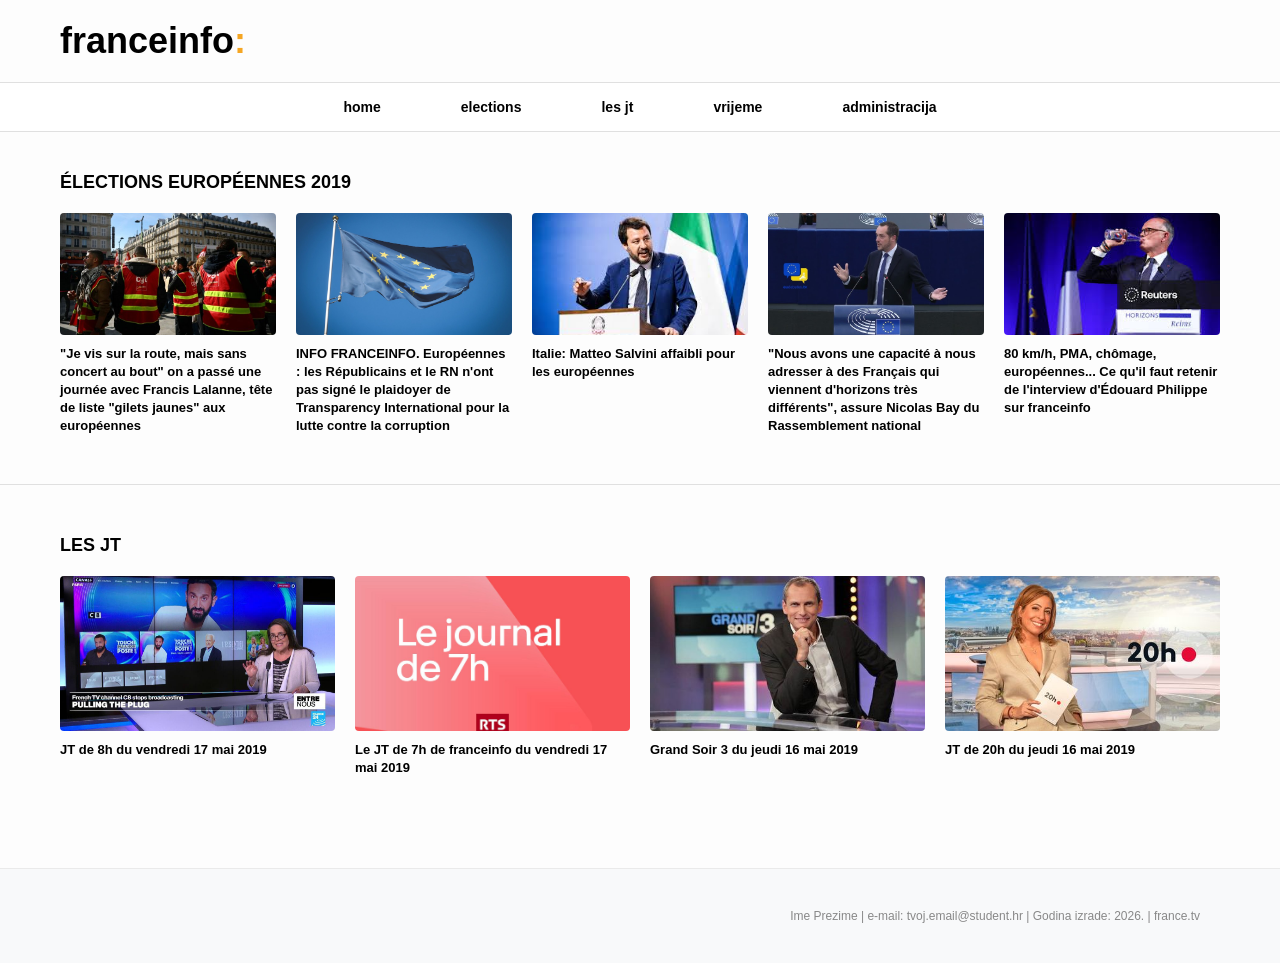
<file: index.html>
<!DOCTYPE html>
<html lang="hr">
<head>
    <meta charset="UTF-8">
    <meta name="viewport" content="width=device-width, initial-scale=1.0">
    <title>FranceInfo</title>
    <link rel="stylesheet" href="style.css">
</head>
<body>
<header>
    <div class="logo">
        franceinfo<span>:</span>
    </div>
</header>
<nav>
    <ul>
        <li><a href="index.html">home</a></li>
        <li><a href="elections.html">elections</a></li>
        <li><a href="lesjt.html">les jt</a></li>
        <li><a href="vrijeme.php">vrijeme</a></li>
        <li><a href="unos.html">administracija</a></li>
    </ul>
</nav>
<main>
    <section class="kategorija" id="elections">
        <h1>ÉLECTIONS EUROPÉENNES 2019</h1>
        <div class="vijesti">
            <article class="kartica">
                <a href="clanci/clanak1.html">
                    <img src="foto/fotoclanak1.jpg" alt="">
                    "Je vis sur la route, mais sans concert au bout" on a passé une journée avec Francis Lalanne, tête de liste "gilets jaunes" aux européennes
                </a>
            </article>
            <article class="kartica">
                <a href="clanci/clanak2.html">
                    <img src="foto/fotoclanak2.jpg" alt="">
                    INFO FRANCEINFO. Européennes : les Républicains et le RN n'ont pas signé le plaidoyer de Transparency International pour la lutte contre la corruption
                </a>
            </article>
            <article class="kartica">
                <a href="clanci/clanak3.html">
                    <img src="foto/fotoclanak3.jpg" alt="">
                    Italie: Matteo Salvini affaibli pour les européennes
                </a>
            </article>
            <article class="kartica">
                <a href="clanci/clanak4.html">
                    <img src="foto/fotoclanak4.jpg" alt="">
                    "Nous avons une capacité à nous adresser à des Français qui viennent d'horizons très différents", assure Nicolas Bay du Rassemblement national
                </a>
            </article>
            <article class="kartica">
                <a href="clanci/clanak5.html">
                    <img src="foto/fotoclanak5.jpg" alt="">
                    80 km/h, PMA, chômage, européennes... Ce qu'il faut retenir de l'interview d'Édouard Philippe sur franceinfo
                </a>
            </article>
        </div>
    </section>
    <section class="kategorija" id="les-jt">
        <h1>LES JT</h1>
        <div class="vijesti">
            <article class="kartica">
                <a href="clanci/clanak6.html">
                    <img src="foto/fotoclanak6.jpg" alt="">
                    JT de 8h du vendredi 17 mai 2019
                </a>
            </article>
            <article class="kartica">
                <a href="clanci/clanak7.html">
                    <img src="foto/fotoclanak7.jpg" alt="">
                    Le JT de 7h de franceinfo du vendredi 17 mai 2019
                </a>
            </article>
            <article class="kartica">
                <a href="clanci/clanak8.html">
                    <img src="foto/fotoclanak8.jpg" alt="">
                    Grand Soir 3 du jeudi 16 mai 2019
                </a>
            </article>
            <article class="kartica">
                <a href="clanci/clanak9.html">
                    <img src="foto/fotoclanak9.jpg" alt="">
                    JT de 20h du jeudi 16 mai 2019
                </a>
            </article>
        </div>
    </section>
</main>
<footer>
    <p>
        Ime Prezime | e-mail: tvoj.email@student.hr | Godina izrade: 2026. | france.tv
    </p>
</footer>
</body>
</html>
</file>
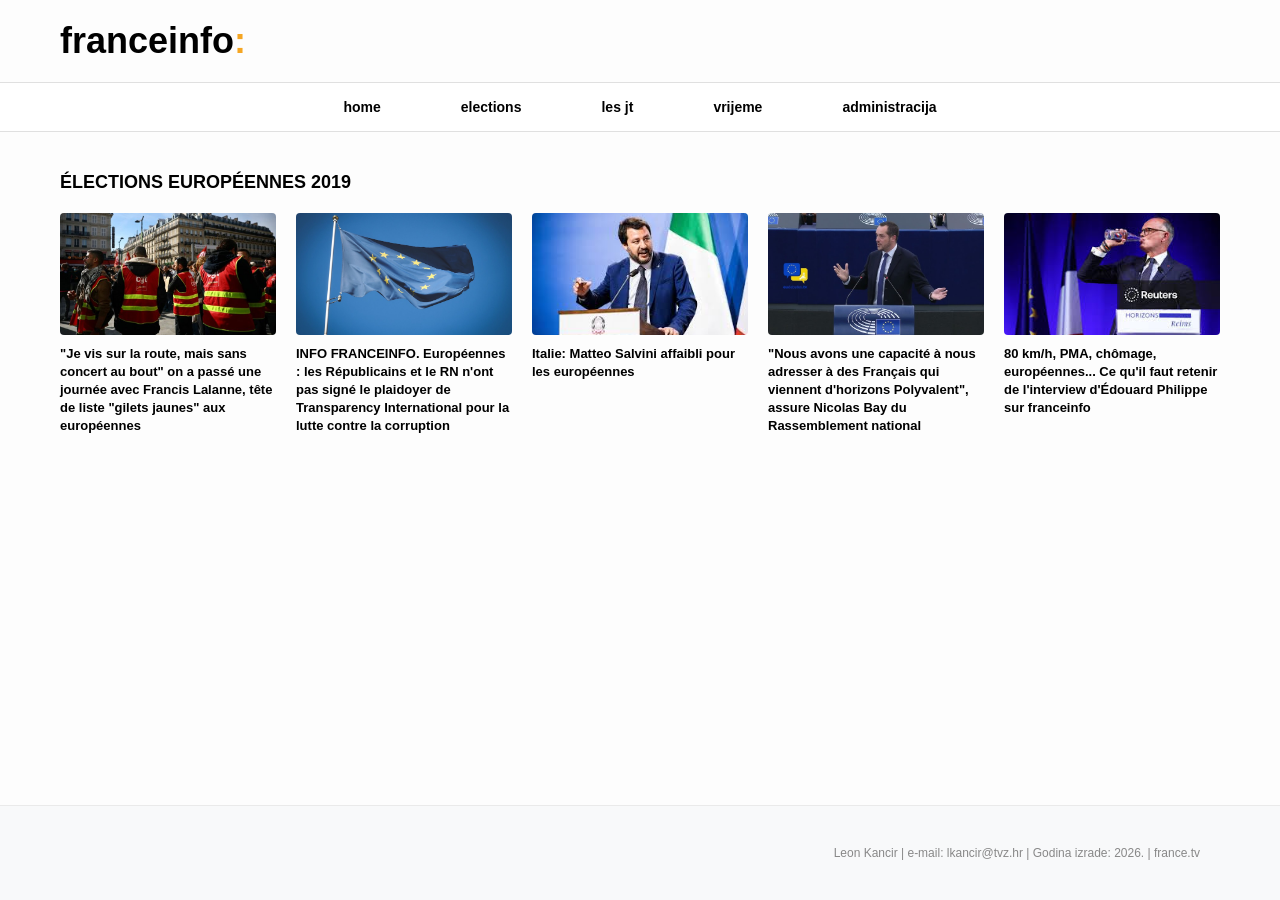
<file: elections.html>
<!DOCTYPE html>
<html lang="hr">
<head>
    <meta charset="UTF-8">
    <meta name="viewport" content="width=device-width, initial-scale=1.0">
    <title>FranceInfo - Elections</title>
    <link rel="stylesheet" href="style.css">
</head>
<body>
<header>
    <div class="logo">
        franceinfo<span>:</span>
    </div>
</header>
<nav>
    <ul>
        <li><a href="index.html">home</a></li>
        <li><a href="elections.html">elections</a></li>
        <li><a href="lesjt.html">les jt</a></li>
        <li><a href="vrijeme.php">vrijeme</a></li>
        <li><a href="unos.html">administracija</a></li>
    </ul>
</nav>
<main>
    <section class="kategorija" id="elections">
        <h1>ÉLECTIONS EUROPÉENNES 2019</h1>
        <div class="vijesti">
            <article class="kartica">
                <a href="clanci/clanak1.html">
                    <img src="foto/fotoclanak1.jpg" alt="">
                    "Je vis sur la route, mais sans concert au bout" on a passé une journée avec Francis Lalanne, tête de liste "gilets jaunes" aux européennes
                </a>
            </article>
            <article class="kartica">
                <a href="clanci/clanak2.html">
                    <img src="foto/fotoclanak2.jpg" alt="">
                    INFO FRANCEINFO. Européennes : les Républicains et le RN n'ont pas signé le plaidoyer de Transparency International pour la lutte contre la corruption
                </a>
            </article>
            <article class="kartica">
                <a href="clanci/clanak3.html">
                    <img src="foto/fotoclanak3.jpg" alt="">
                    Italie: Matteo Salvini affaibli pour les européennes
                </a>
            </article>
            <article class="kartica">
                <a href="clanci/clanak4.html">
                    <img src="foto/fotoclanak4.jpg" alt="">
                    "Nous avons une capacité à nous adresser à des Français qui viennent d'horizons Polyvalent", assure Nicolas Bay du Rassemblement national
                </a>
            </article>
            <article class="kartica">
                <a href="clanci/clanak5.html">
                    <img src="foto/fotoclanak5.jpg" alt="">
                    80 km/h, PMA, chômage, européennes... Ce qu'il faut retenir de l'interview d'Édouard Philippe sur franceinfo
                </a>
            </article>
        </div>
    </section>
</main>
<footer>
    <p>
        Leon Kancir | e-mail: lkancir@tvz.hr | Godina izrade: 2026. | france.tv
    </p>
</footer>
</body>
</html>
</file>
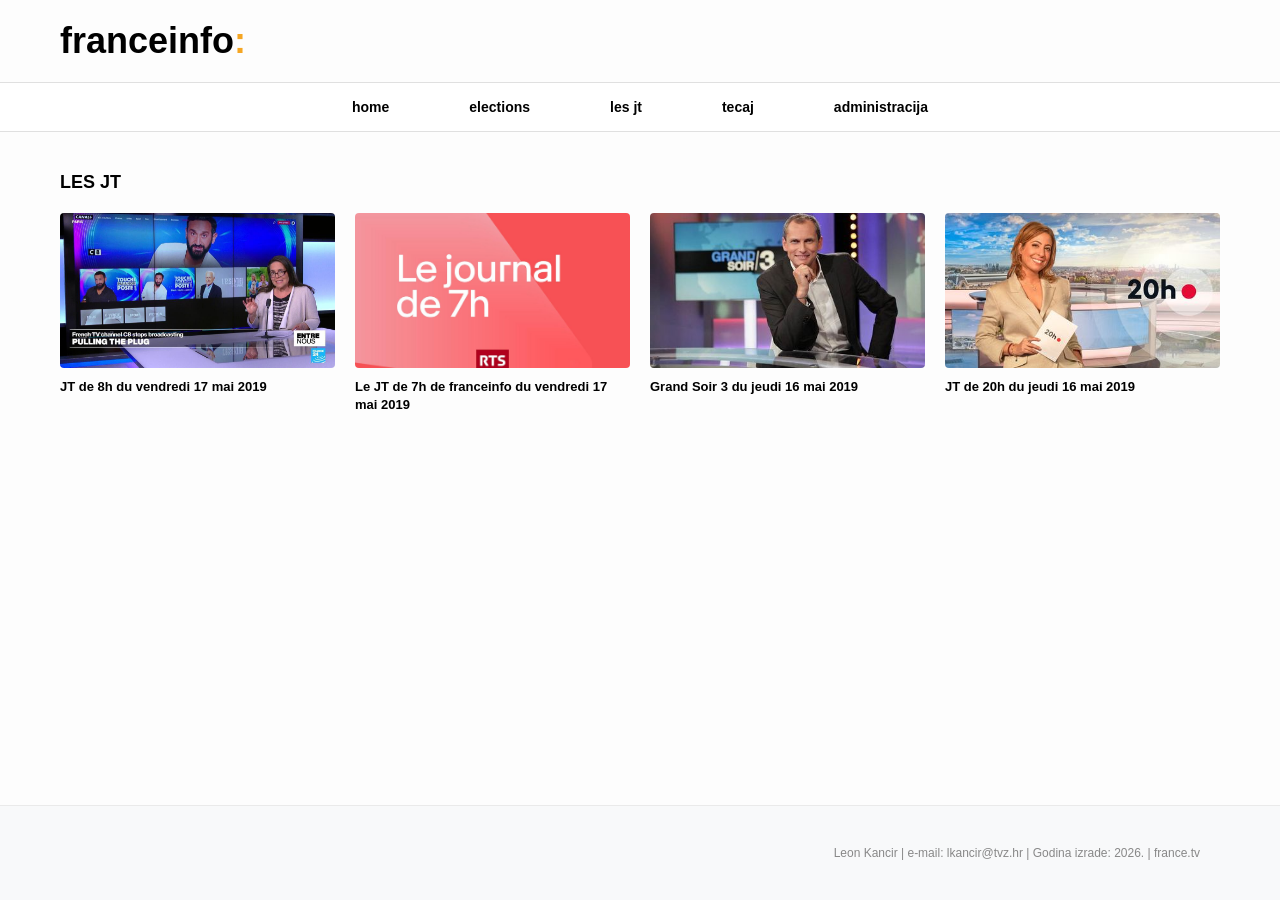
<file: lesjt.html>
<!DOCTYPE html>
<html lang="hr">
<head>
    <meta charset="UTF-8">
    <meta name="viewport" content="width=device-width, initial-scale=1.0">
    <title>FranceInfo - Les JT</title>
    <link rel="stylesheet" href="style.css">
</head>
<body>
<header>
    <div class="logo">
        franceinfo<span>:</span>
    </div>
</header>
<nav>
    <ul>
        <li><a href="index.html">home</a></li>
        <li><a href="elections.html">elections</a></li>
        <li><a href="lesjt.html">les jt</a></li>
        <li><a href="tecaj.php">tecaj</a></li>
        <li><a href="unos.php">administracija</a></li>
    </ul>
</nav>
<main>
    <section class="kategorija" id="les-jt">
        <h1>LES JT</h1>
        <div class="vijesti">
            <article class="kartica">
                <a href="clanci/clanak6.html">
                    <img src="foto/fotoclanak6.jpg" alt="">
                    JT de 8h du vendredi 17 mai 2019
                </a>
            </article>
            <article class="kartica">
                <a href="clanci/clanak7.html">
                    <img src="foto/fotoclanak7.jpg" alt="">
                    Le JT de 7h de franceinfo du vendredi 17 mai 2019
                </a>
            </article>
            <article class="kartica">
                <a href="clanci/clanak8.html">
                    <img src="foto/fotoclanak8.jpg" alt="">
                    Grand Soir 3 du jeudi 16 mai 2019
                </a>
            </article>
            <article class="kartica">
                <a href="clanci/clanak9.html">
                    <img src="foto/fotoclanak9.jpg" alt="">
                    JT de 20h du jeudi 16 mai 2019
                </a>
            </article>
        </div>
    </section>
</main>
<footer>
    <p>
        Leon Kancir | e-mail: lkancir@tvz.hr | Godina izrade: 2026. | france.tv
    </p>
</footer>
</body>
</html>
</file>
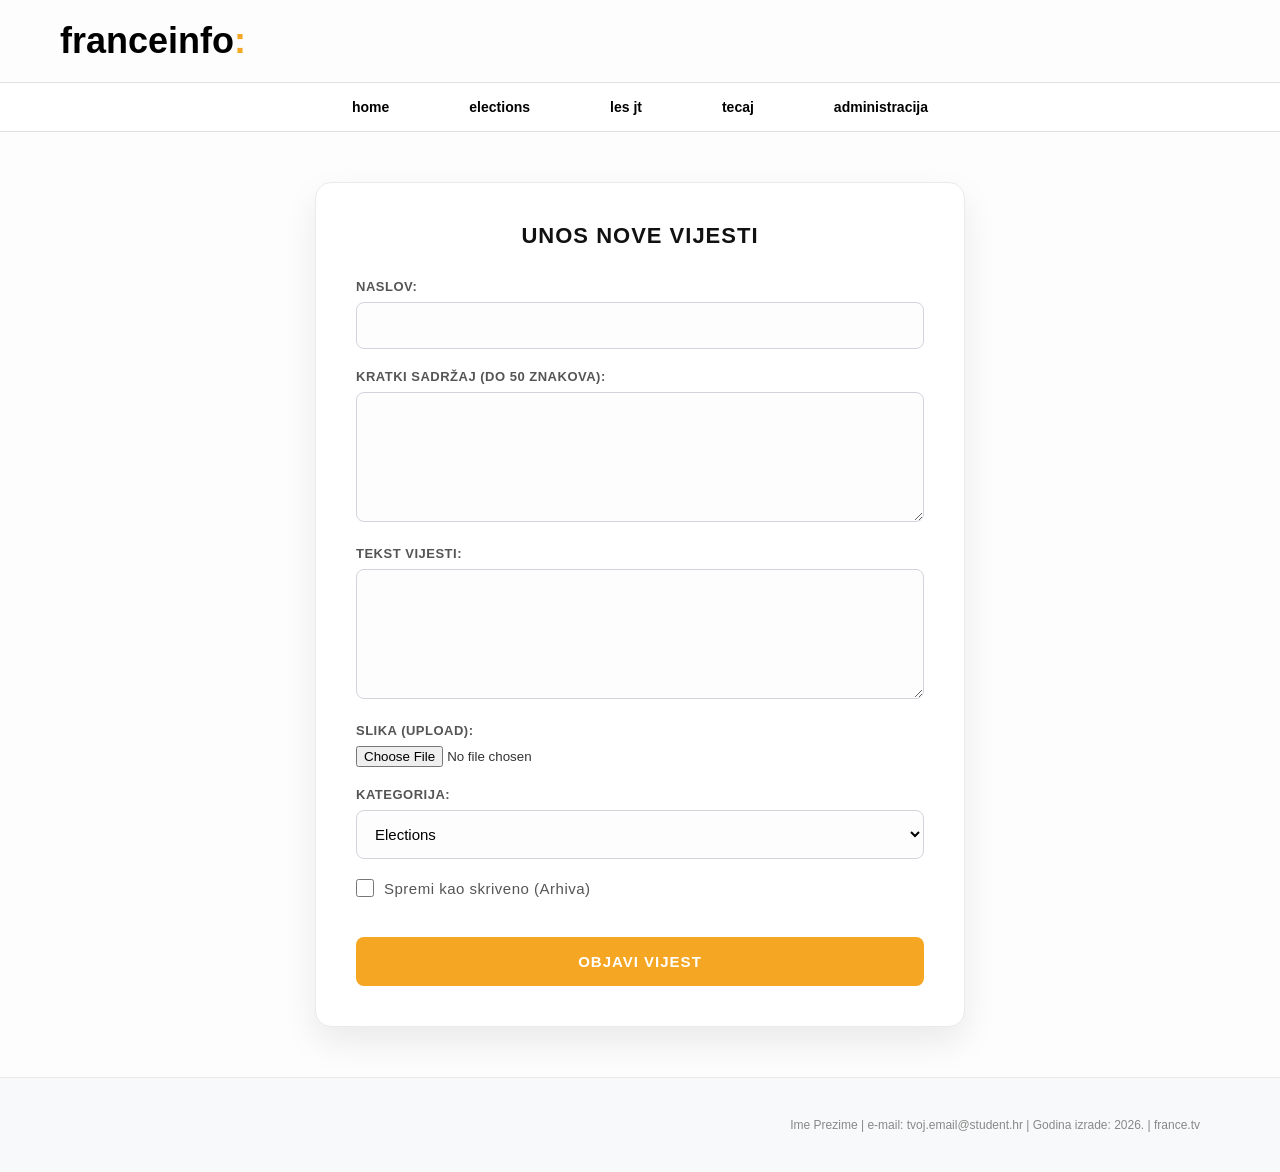
<file: unos.html>
<!DOCTYPE html>
<html lang="hr">
<head>
    <meta charset="UTF-8">
    <meta name="viewport" content="width=device-width, initial-scale=1.0">
    <title>FranceInfo - Administracija</title>
    
    <style>
        * { box-sizing: border-box; margin: 0; padding: 0; font-family: 'Segoe UI', Tahoma, Geneva, Verdana, sans-serif; }
        body { background-color: #fdfdfd; color: #333333; display: flex; flex-direction: column; min-height: 100vh; }

        header { max-width: 1200px; margin: 0 auto; padding: 20px; width: 100%; text-align: left; }
        .logo { font-size: 36px; font-weight: bold; color: #000; }
        .logo span { color: #f5a623; }
        nav { border-top: 1px solid #e0e0e0; border-bottom: 1px solid #e0e0e0; width: 100%; background-color: #ffffff; }
        nav ul { list-style-type: none; display: flex; justify-content: center; gap: 80px; padding: 15px 20px; flex-wrap: wrap; }
        nav ul li a { text-decoration: none; color: #000; font-weight: bold; text-transform: lowercase; font-size: 14px; transition: color 0.3s; }
        nav ul li a:hover { color: #f5a623; }

        .forma-centar {
            display: flex;
            justify-content: center;
            align-items: flex-start;
            padding: 50px 20px;
            width: 100%;
            flex: 1; 
        }
        .fensi-forma {
            background: #ffffff;
            width: 100%;
            max-width: 650px;
            padding: 40px;
            border-radius: 16px;
            box-shadow: 0 15px 35px rgba(0,0,0,0.08);
            border: 1px solid #eaeaea;
        }
        .fensi-forma h1 {
            text-align: center;
            margin-bottom: 30px;
            color: #111;
            text-transform: uppercase;
            font-size: 22px;
            letter-spacing: 1px;
        }
        .form-grupa { margin-bottom: 20px; }
        .form-grupa label {
            display: block;
            margin-bottom: 8px;
            font-weight: 600;
            color: #555;
            font-size: 13px;
            text-transform: uppercase;
            letter-spacing: 0.5px;
        }
        .form-grupa input[type="text"],
        .form-grupa textarea,
        .form-grupa select {
            width: 100%;
            padding: 14px;
            border: 1px solid #d1d5db;
            border-radius: 8px;
            font-size: 15px;
            transition: all 0.3s ease;
            background-color: #fdfdfd;
        }
        .form-grupa input[type="text"]:focus,
        .form-grupa textarea:focus,
        .form-grupa select:focus {
            border-color: #f5a623;
            outline: none;
            box-shadow: 0 0 0 4px rgba(245, 166, 35, 0.15);
            background-color: #ffffff;
        }
        .form-grupa textarea { height: 130px; resize: vertical; }
        .form-grupa-check {
            display: flex;
            align-items: center;
            gap: 10px;
            margin-top: 10px;
        }
        .form-grupa-check label { margin: 0; font-size: 15px; text-transform: none; font-weight: normal; }
        .form-grupa-check input[type="checkbox"] { width: 18px; height: 18px; cursor: pointer; }

        .btn-submit {
            width: 100%;
            padding: 16px;
            background-color: #f5a623;
            color: white;
            border: none;
            border-radius: 8px;
            font-size: 15px;
            font-weight: 700;
            text-transform: uppercase;
            letter-spacing: 1px;
            cursor: pointer;
            transition: all 0.3s ease;
            margin-top: 20px;
        }
        .btn-submit:hover {
            background-color: #df9116;
            transform: translateY(-2px);
            box-shadow: 0 8px 15px rgba(223, 145, 22, 0.3);
        }

        footer { background-color: #f8f9fa; text-align: right; padding: 40px 80px; margin-top: auto; font-size: 12px; color: #888; border-top: 1px solid #eaeaea; }

        @media (max-width: 768px) {
            nav ul { gap: 30px; }
            .fensi-forma { padding: 30px 20px; }
        }
    </style>
</head>
<body>

<header>
    <div class="logo">franceinfo<span>:</span></div>
</header>

<nav>
    <ul>
        <li><a href="index.php">home</a></li>
        <li><a href="elections.html">elections</a></li>
        <li><a href="lesjt.html">les jt</a></li>
        <li><a href="tecaj.php">tecaj</a></li>
        <li><a href="unos.html">administracija</a></li>
    </ul>
</nav>

<div class="forma-centar">
    <div class="fensi-forma">
        <h1>Unos nove vijesti</h1>
        <form action="skripta.php" method="POST" enctype="multipart/form-data">
            <div class="form-grupa">
                <label>Naslov:</label>
                <input type="text" name="title" required>
            </div>
            
            <div class="form-grupa">
                <label>Kratki sadržaj (do 50 znakova):</label>
                <textarea name="about" maxlength="50" required></textarea>
            </div>
            
            <div class="form-grupa">
                <label>Tekst vijesti:</label>
                <textarea name="content" required></textarea>
            </div>
            
            <div class="form-grupa">
                <label>Slika (Upload):</label>
                <input type="file" name="pphoto" required>
            </div>
            
            <div class="form-grupa">
                <label>Kategorija:</label>
                <select name="category">
                    <option value="elections">Elections</option>
                    <option value="lesjt">Les JT</option>
                </select>
            </div>
            
            <div class="form-grupa form-grupa-check">
                <input type="checkbox" name="archive" id="arhiva">
                <label for="arhiva">Spremi kao skriveno (Arhiva)</label>
            </div>
            
            <button type="submit" name="submit" class="btn-submit">Objavi vijest</button>
        </form>
    </div>
</div>

<footer>
    <p>Ime Prezime | e-mail: tvoj.email@student.hr | Godina izrade: 2026. | france.tv</p>
</footer>

</body>
</html>
</file>
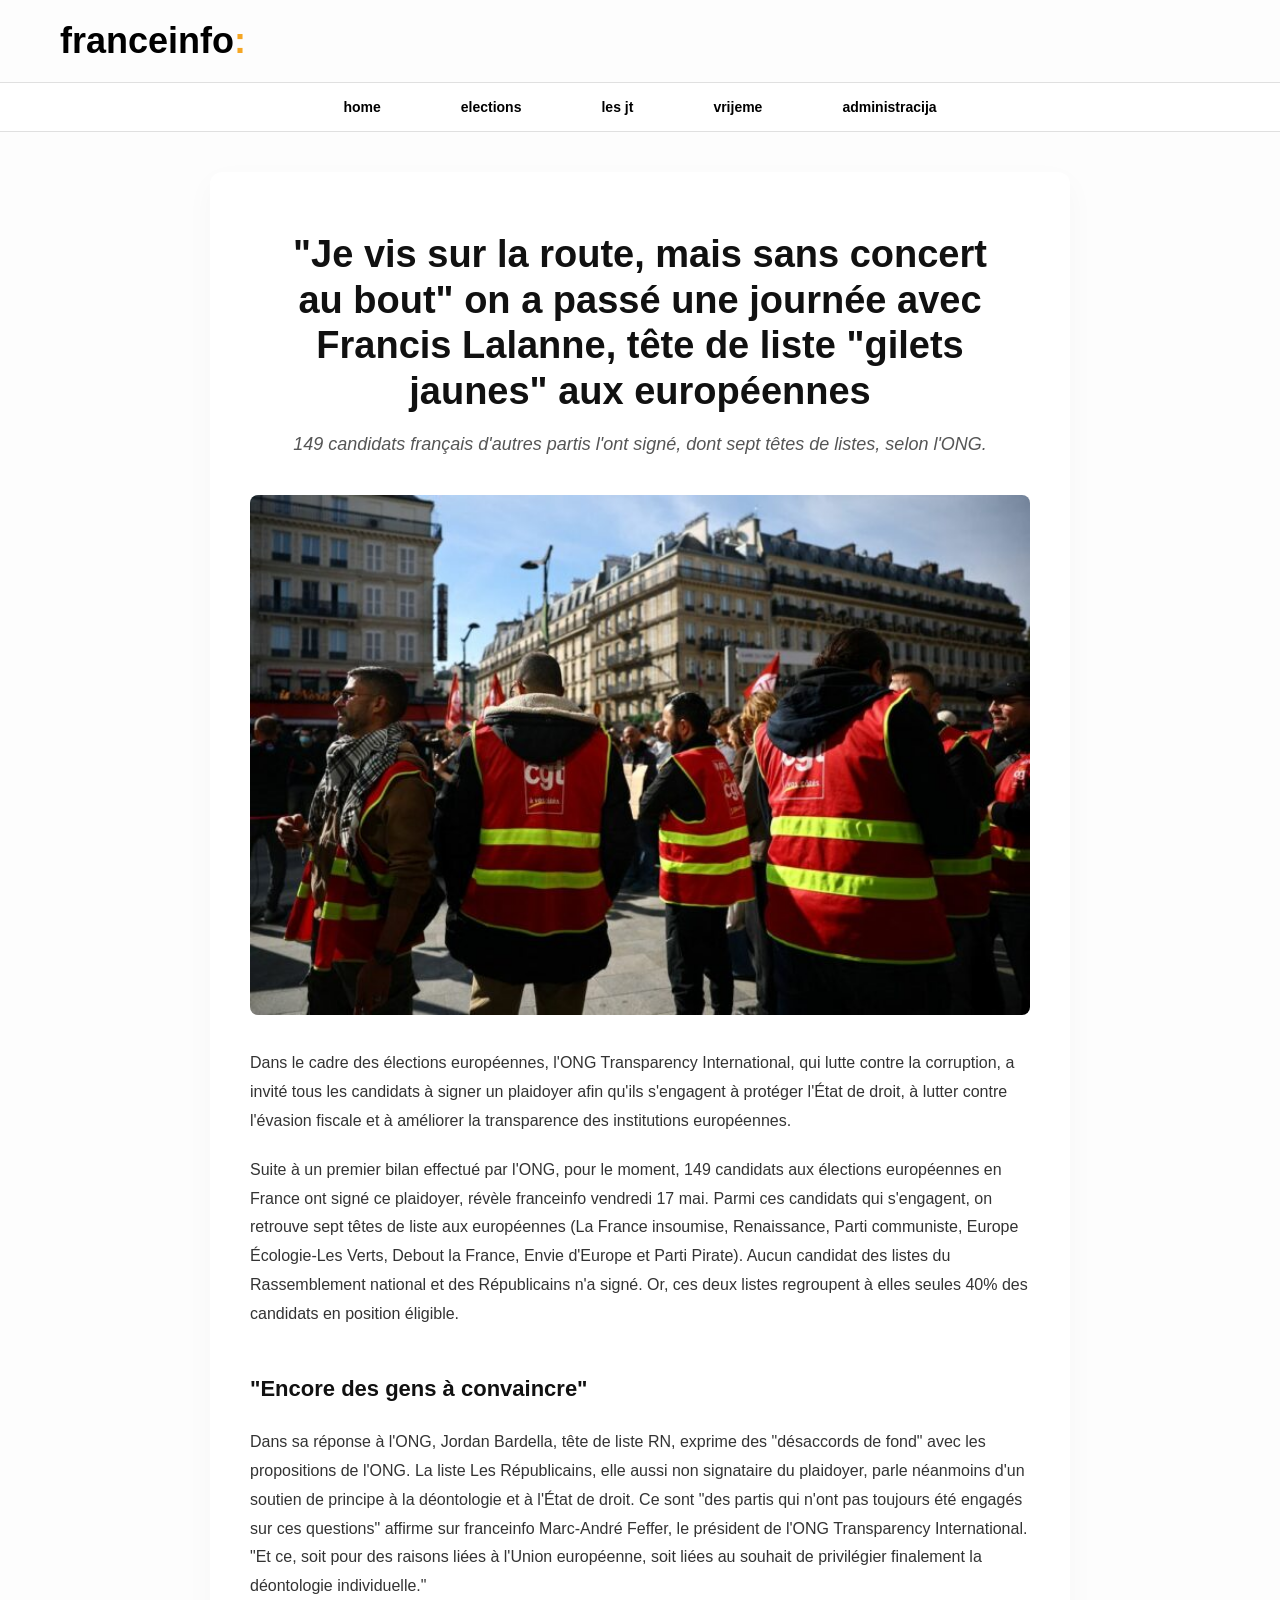
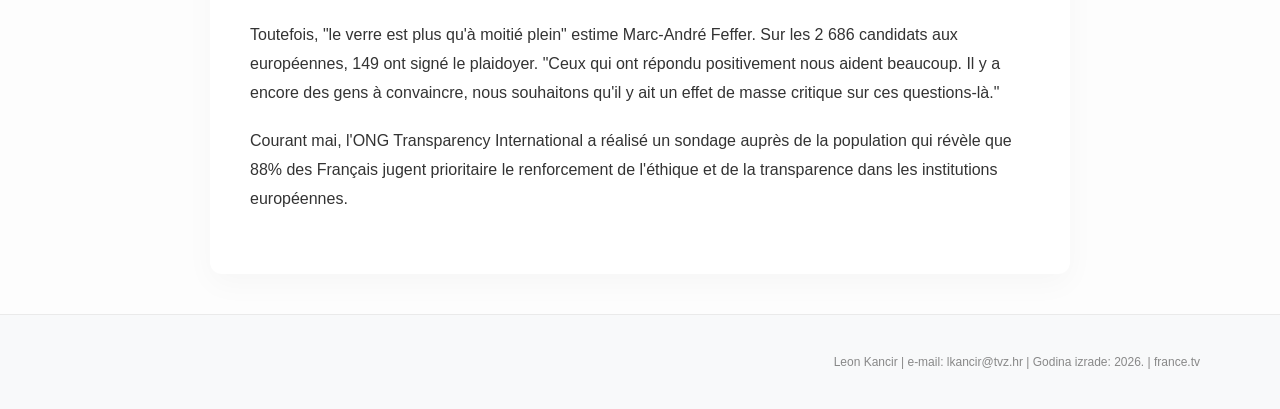
<file: clanci/clanak1.html>
<!DOCTYPE html>
<html lang="hr">
<head>
    <meta charset="UTF-8">
    <meta name="viewport" content="width=device-width, initial-scale=1.0">
    <title>FranceInfo - Članak 1</title>
    <link rel="stylesheet" href="../style.css">
</head>
<body>
<header>
    <div class="logo">
        franceinfo<span>:</span>
    </div>
</header>
<nav>
    <ul>
        <li><a href="../index.php">home</a></li>
        <li><a href="../elections.html">elections</a></li>
        <li><a href="../lesjt.html">les jt</a></li>
        <li><a href="../vrijeme.php">vrijeme</a></li>
        <li><a href="../unos.php">administracija</a></li>
    </ul>
</nav>
<main class="clanak-main">
    <article class="glavni-clanak">
        <header class="clanak-header">
            <h1>"Je vis sur la route, mais sans concert au bout" on a passé une journée avec Francis Lalanne, tête de liste "gilets jaunes" aux européennes</h1>
            <p class="podnaslov">149 candidats français d'autres partis l'ont signé, dont sept têtes de listes, selon l'ONG.</p>
        </header>
        
        <figure>
            <img src="../foto/fotoclanak1.jpg" alt="">
        </figure>

        <div class="sadrzaj-clanka">
            <p>Dans le cadre des élections européennes, l'ONG Transparency International, qui lutte contre la corruption, a invité tous les candidats à signer un plaidoyer afin qu'ils s'engagent à protéger l'État de droit, à lutter contre l'évasion fiscale et à améliorer la transparence des institutions européennes.</p>
            <p>Suite à un premier bilan effectué par l'ONG, pour le moment, 149 candidats aux élections européennes en France ont signé ce plaidoyer, révèle franceinfo vendredi 17 mai. Parmi ces candidats qui s'engagent, on retrouve sept têtes de liste aux européennes (La France insoumise, Renaissance, Parti communiste, Europe Écologie-Les Verts, Debout la France, Envie d'Europe et Parti Pirate). Aucun candidat des listes du Rassemblement national et des Républicains n'a signé. Or, ces deux listes regroupent à elles seules 40% des candidats en position éligible.</p>
            <h2>"Encore des gens à convaincre"</h2>
            <p>Dans sa réponse à l'ONG, Jordan Bardella, tête de liste RN, exprime des "désaccords de fond" avec les propositions de l'ONG. La liste Les Républicains, elle aussi non signataire du plaidoyer, parle néanmoins d'un soutien de principe à la déontologie et à l'État de droit. Ce sont "des partis qui n'ont pas toujours été engagés sur ces questions" affirme sur franceinfo Marc-André Feffer, le président de l'ONG Transparency International. "Et ce, soit pour des raisons liées à l'Union européenne, soit liées au souhait de privilégier finalement la déontologie individuelle."</p>
            <p>Toutefois, "le verre est plus qu'à moitié plein" estime Marc-André Feffer. Sur les 2 686 candidats aux européennes, 149 ont signé le plaidoyer. "Ceux qui ont répondu positivement nous aident beaucoup. Il y a encore des gens à convaincre, nous souhaitons qu'il y ait un effet de masse critique sur ces questions-là."</p>
            <p>Courant mai, l'ONG Transparency International a réalisé un sondage auprès de la population qui révèle que 88% des Français jugent prioritaire le renforcement de l'éthique et de la transparence dans les institutions européennes.</p>
        </div>
    </article>
</main>
<footer>
    <p>
        Leon Kancir | e-mail: lkancir@tvz.hr | Godina izrade: 2026. | france.tv
    </p>
</footer>
</body>
</html>
</file>
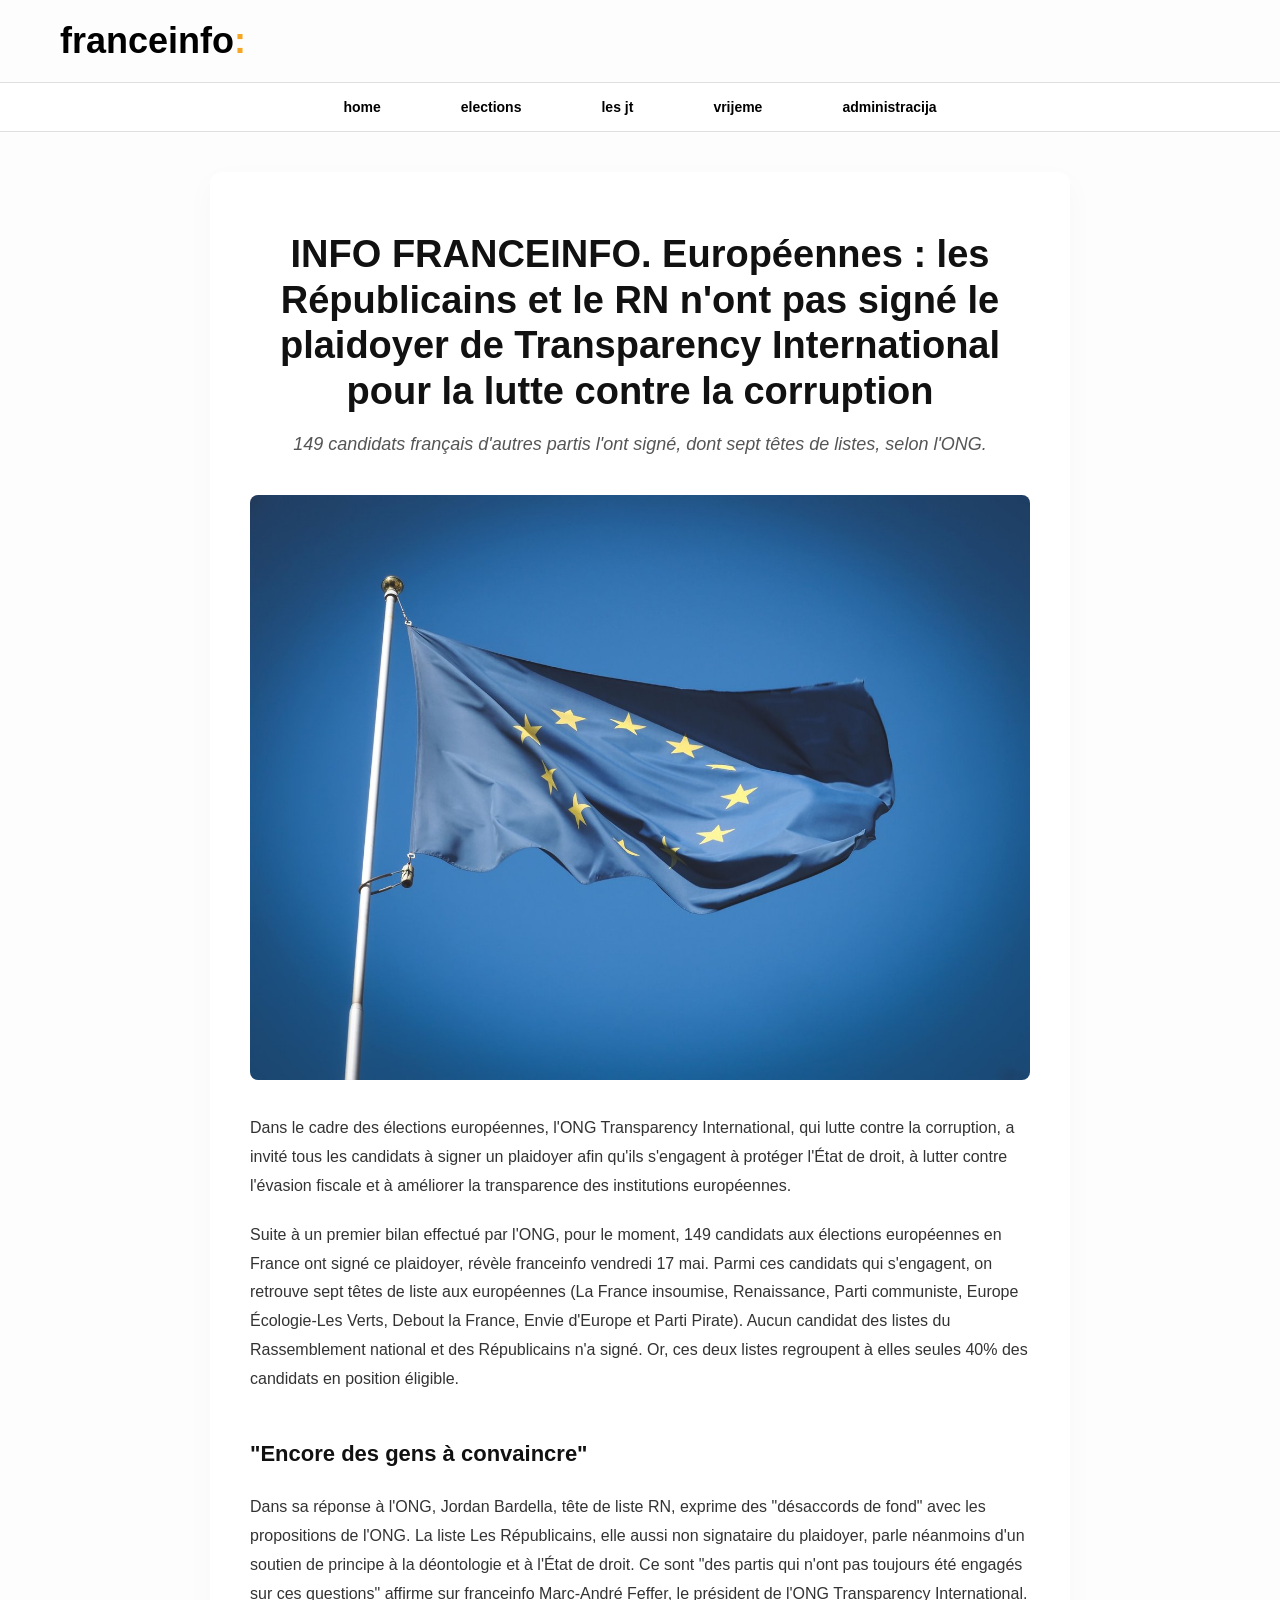
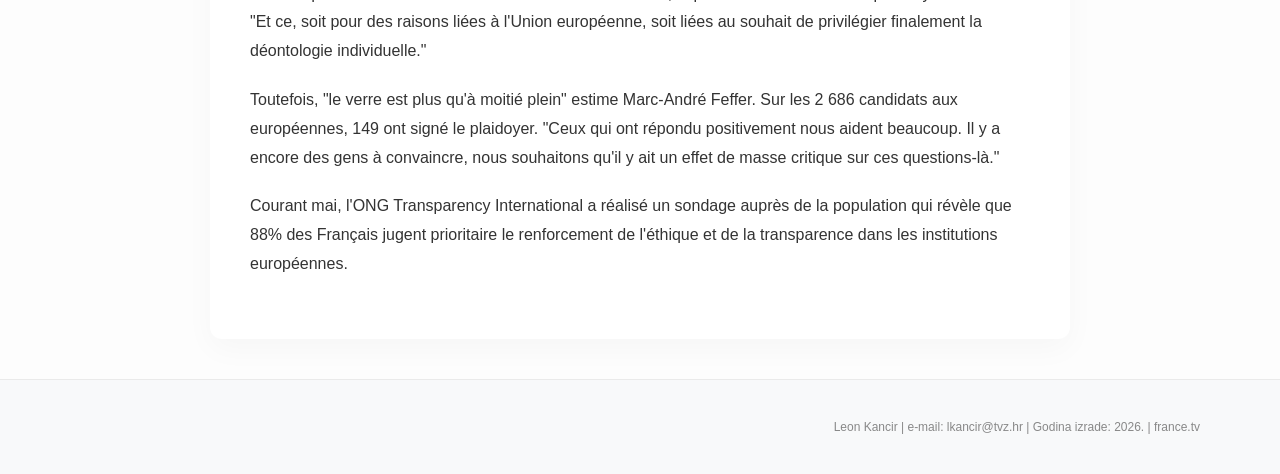
<file: clanci/clanak2.html>
<!DOCTYPE html>
<html lang="hr">
<head>
    <meta charset="UTF-8">
    <meta name="viewport" content="width=device-width, initial-scale=1.0">
    <title>FranceInfo - Članak 2</title>
    <link rel="stylesheet" href="../style.css">
</head>
<body>
<header>
    <div class="logo">
        franceinfo<span>:</span>
    </div>
</header>
<nav>
    <ul>
        <li><a href="../index.php">home</a></li>
        <li><a href="../elections.html">elections</a></li>
        <li><a href="../lesjt.html">les jt</a></li>
        <li><a href="../vrijeme.php">vrijeme</a></li>
        <li><a href="../unos.php">administracija</a></li>
    </ul>
</nav>
<main class="clanak-main">
    <article class="glavni-clanak">
        <header class="clanak-header">
            <h1>INFO FRANCEINFO. Européennes : les Républicains et le RN n'ont pas signé le plaidoyer de Transparency International pour la lutte contre la corruption</h1>
            <p class="podnaslov">149 candidats français d'autres partis l'ont signé, dont sept têtes de listes, selon l'ONG.</p>
        </header>
        
        <figure>
            <img src="../foto/fotoclanak2.jpg" alt="">
        </figure>

        <div class="sadrzaj-clanka">
            <p>Dans le cadre des élections européennes, l'ONG Transparency International, qui lutte contre la corruption, a invité tous les candidats à signer un plaidoyer afin qu'ils s'engagent à protéger l'État de droit, à lutter contre l'évasion fiscale et à améliorer la transparence des institutions européennes.</p>
            <p>Suite à un premier bilan effectué par l'ONG, pour le moment, 149 candidats aux élections européennes en France ont signé ce plaidoyer, révèle franceinfo vendredi 17 mai. Parmi ces candidats qui s'engagent, on retrouve sept têtes de liste aux européennes (La France insoumise, Renaissance, Parti communiste, Europe Écologie-Les Verts, Debout la France, Envie d'Europe et Parti Pirate). Aucun candidat des listes du Rassemblement national et des Républicains n'a signé. Or, ces deux listes regroupent à elles seules 40% des candidats en position éligible.</p>
            <h2>"Encore des gens à convaincre"</h2>
            <p>Dans sa réponse à l'ONG, Jordan Bardella, tête de liste RN, exprime des "désaccords de fond" avec les propositions de l'ONG. La liste Les Républicains, elle aussi non signataire du plaidoyer, parle néanmoins d'un soutien de principe à la déontologie et à l'État de droit. Ce sont "des partis qui n'ont pas toujours été engagés sur ces questions" affirme sur franceinfo Marc-André Feffer, le président de l'ONG Transparency International. "Et ce, soit pour des raisons liées à l'Union européenne, soit liées au souhait de privilégier finalement la déontologie individuelle."</p>
            <p>Toutefois, "le verre est plus qu'à moitié plein" estime Marc-André Feffer. Sur les 2 686 candidats aux européennes, 149 ont signé le plaidoyer. "Ceux qui ont répondu positivement nous aident beaucoup. Il y a encore des gens à convaincre, nous souhaitons qu'il y ait un effet de masse critique sur ces questions-là."</p>
            <p>Courant mai, l'ONG Transparency International a réalisé un sondage auprès de la population qui révèle que 88% des Français jugent prioritaire le renforcement de l'éthique et de la transparence dans les institutions européennes.</p>
        </div>
    </article>
</main>
<footer>
    <p>
        Leon Kancir | e-mail: lkancir@tvz.hr | Godina izrade: 2026. | france.tv
    </p>
</footer>
</body>
</html>
</file>
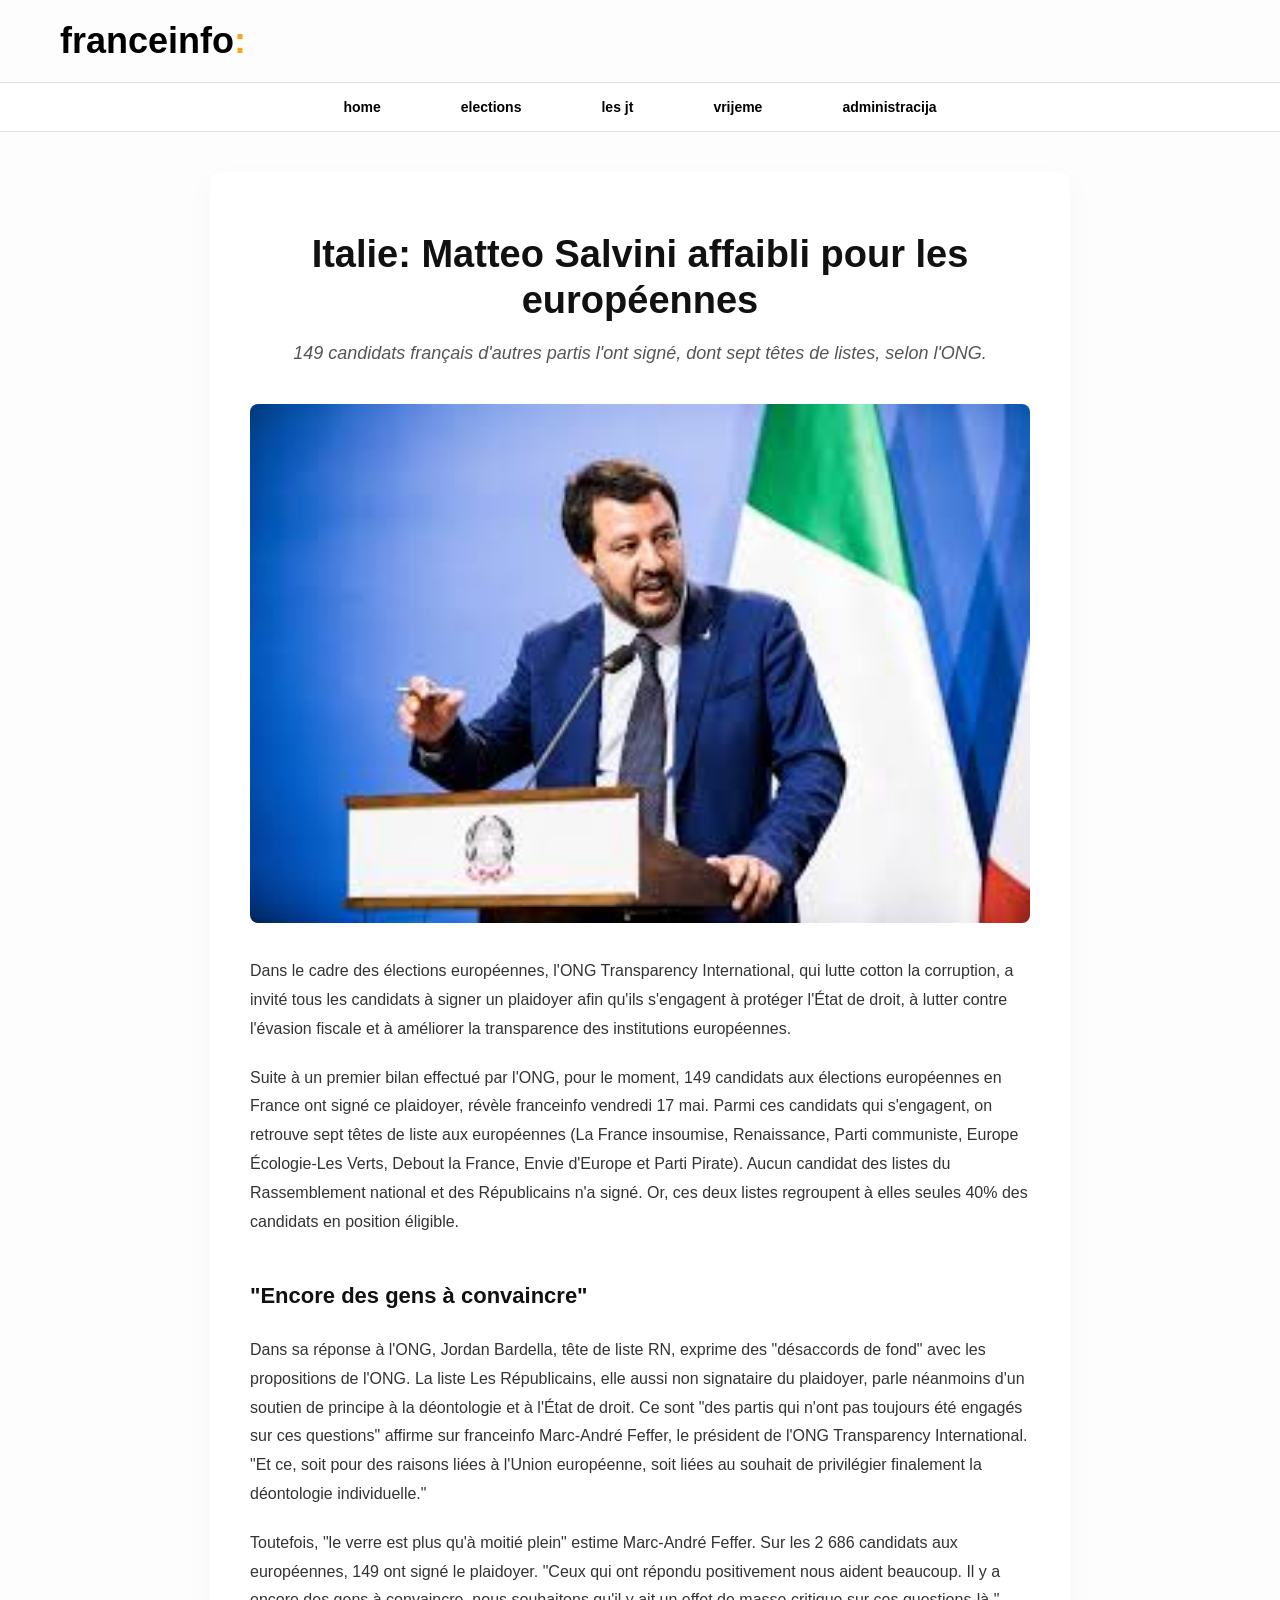
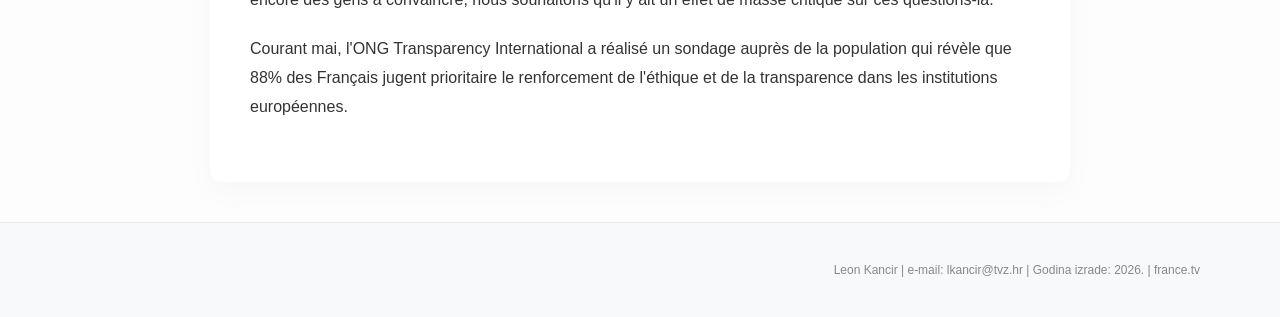
<file: clanci/clanak3.html>
<!DOCTYPE html>
<html lang="hr">
<head>
    <meta charset="UTF-8">
    <meta name="viewport" content="width=device-width, initial-scale=1.0">
    <title>FranceInfo - Članak 3</title>
    <link rel="stylesheet" href="../style.css">
</head>
<body>
<header>
    <div class="logo">
        franceinfo<span>:</span>
    </div>
</header>
<nav>
    <ul>
        <li><a href="../index.php">home</a></li>
        <li><a href="../elections.html">elections</a></li>
        <li><a href="../lesjt.html">les jt</a></li>
        <li><a href="../vrijeme.php">vrijeme</a></li>
        <li><a href="../unos.php">administracija</a></li>
    </ul>
</nav>
<main class="clanak-main">
    <article class="glavni-clanak">
        <header class="clanak-header">
            <h1>Italie: Matteo Salvini affaibli pour les européennes</h1>
            <p class="podnaslov">149 candidats français d'autres partis l'ont signé, dont sept têtes de listes, selon l'ONG.</p>
        </header>
        
        <figure>
            <img src="../foto/fotoclanak3.jpg" alt="">
        </figure>

        <div class="sadrzaj-clanka">
            <p>Dans le cadre des élections européennes, l'ONG Transparency International, qui lutte cotton la corruption, a invité tous les candidats à signer un plaidoyer afin qu'ils s'engagent à protéger l'État de droit, à lutter contre l'évasion fiscale et à améliorer la transparence des institutions européennes.</p>
            <p>Suite à un premier bilan effectué par l'ONG, pour le moment, 149 candidats aux élections européennes en France ont signé ce plaidoyer, révèle franceinfo vendredi 17 mai. Parmi ces candidats qui s'engagent, on retrouve sept têtes de liste aux européennes (La France insoumise, Renaissance, Parti communiste, Europe Écologie-Les Verts, Debout la France, Envie d'Europe et Parti Pirate). Aucun candidat des listes du Rassemblement national et des Républicains n'a signé. Or, ces deux listes regroupent à elles seules 40% des candidats en position éligible.</p>
            <h2>"Encore des gens à convaincre"</h2>
            <p>Dans sa réponse à l'ONG, Jordan Bardella, tête de liste RN, exprime des "désaccords de fond" avec les propositions de l'ONG. La liste Les Républicains, elle aussi non signataire du plaidoyer, parle néanmoins d'un soutien de principe à la déontologie et à l'État de droit. Ce sont "des partis qui n'ont pas toujours été engagés sur ces questions" affirme sur franceinfo Marc-André Feffer, le président de l'ONG Transparency International. "Et ce, soit pour des raisons liées à l'Union européenne, soit liées au souhait de privilégier finalement la déontologie individuelle."</p>
            <p>Toutefois, "le verre est plus qu'à moitié plein" estime Marc-André Feffer. Sur les 2 686 candidats aux européennes, 149 ont signé le plaidoyer. "Ceux qui ont répondu positivement nous aident beaucoup. Il y a encore des gens à convaincre, nous souhaitons qu'il y ait un effet de masse critique sur ces questions-là."</p>
            <p>Courant mai, l'ONG Transparency International a réalisé un sondage auprès de la population qui révèle que 88% des Français jugent prioritaire le renforcement de l'éthique et de la transparence dans les institutions européennes.</p>
        </div>
    </article>
</main>
<footer>
    <p>
        Leon Kancir | e-mail: lkancir@tvz.hr | Godina izrade: 2026. | france.tv
    </p>
</footer>
</body>
</html>
</file>
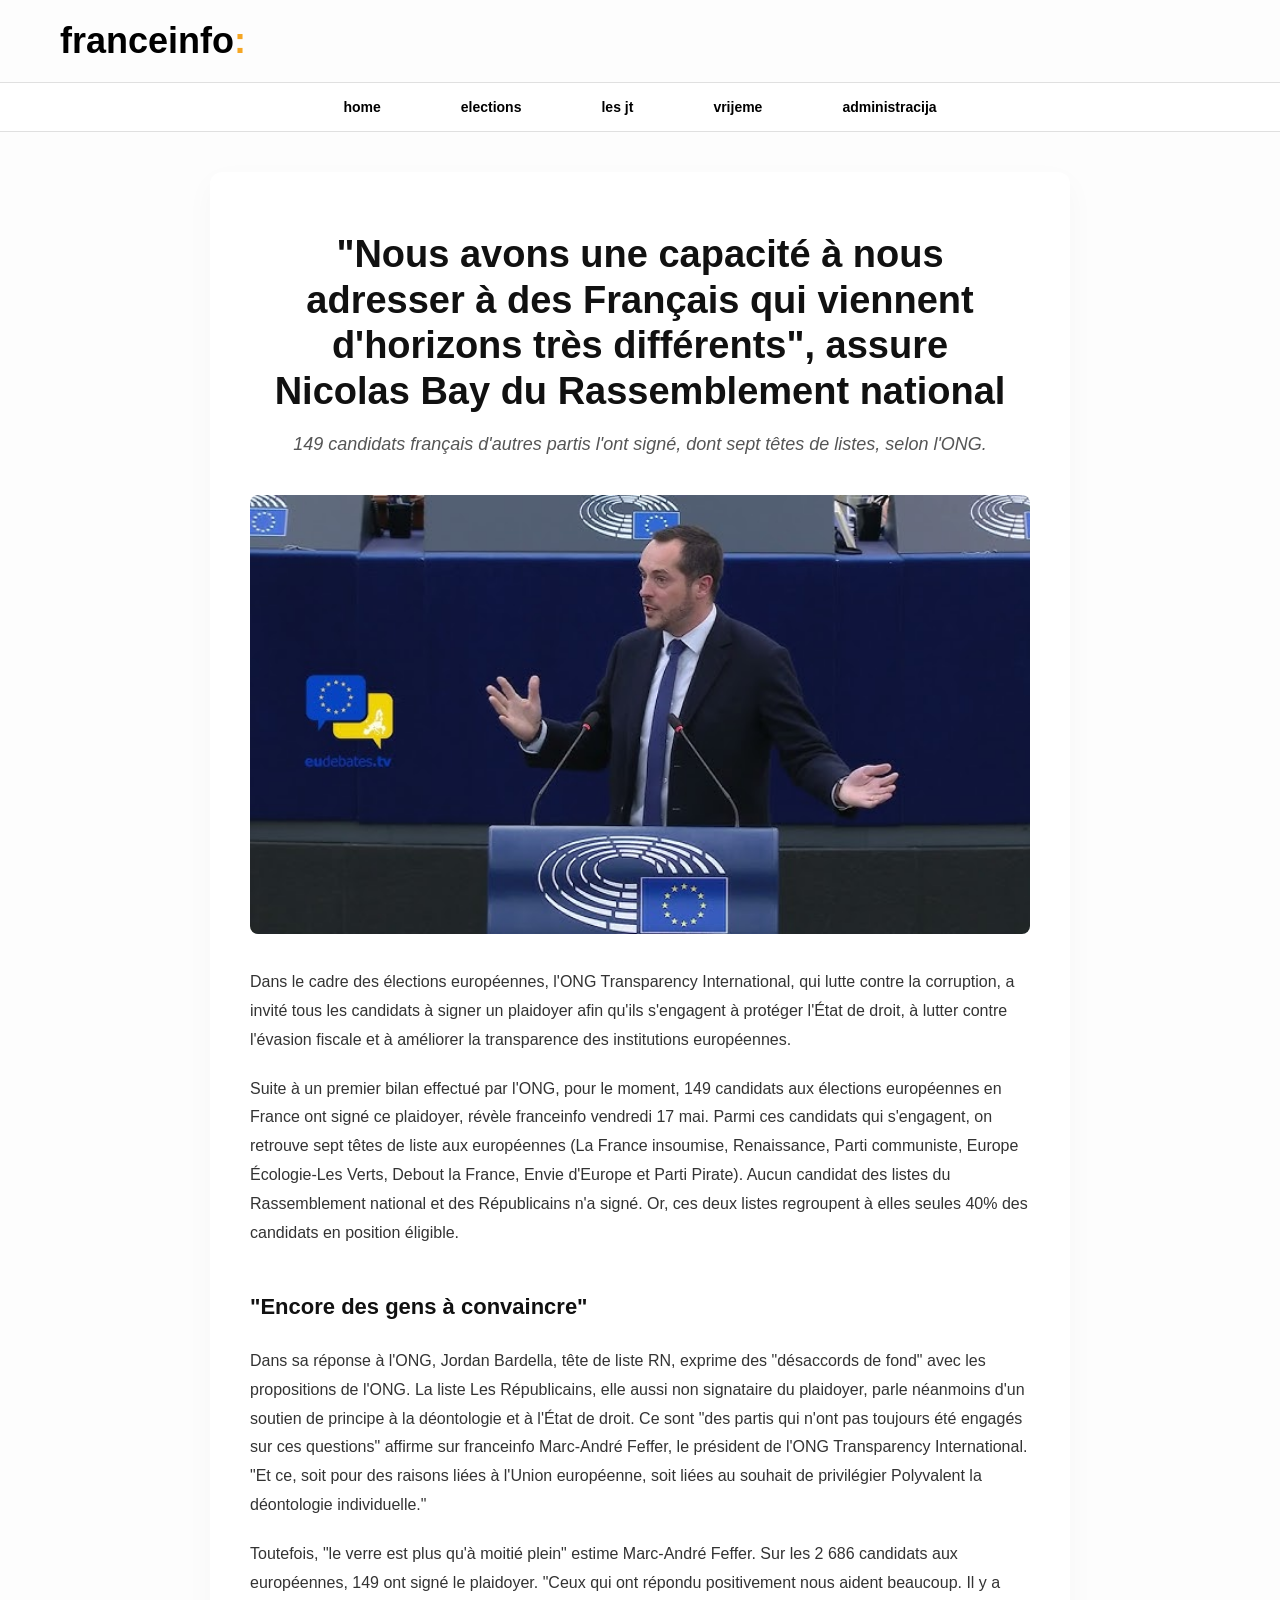
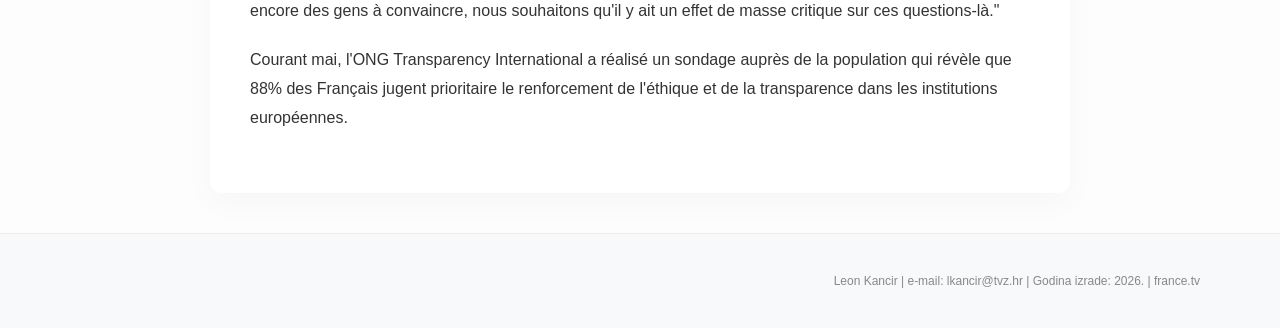
<file: clanci/clanak4.html>
<!DOCTYPE html>
<html lang="hr">
<head>
    <meta charset="UTF-8">
    <meta name="viewport" content="width=device-width, initial-scale=1.0">
    <title>FranceInfo - Članak 4</title>
    <link rel="stylesheet" href="../style.css">
</head>
<body>
<header>
    <div class="logo">
        franceinfo<span>:</span>
    </div>
</header>
<nav>
    <ul>
        <li><a href="../index.php">home</a></li>
        <li><a href="../elections.html">elections</a></li>
        <li><a href="../lesjt.html">les jt</a></li>
        <li><a href="../vrijeme.php">vrijeme</a></li>
        <li><a href="../unos.php">administracija</a></li>
    </ul>
</nav>
<main class="clanak-main">
    <article class="glavni-clanak">
        <header class="clanak-header">
            <h1>"Nous avons une capacité à nous adresser à des Français qui viennent d'horizons très différents", assure Nicolas Bay du Rassemblement national</h1>
            <p class="podnaslov">149 candidats français d'autres partis l'ont signé, dont sept têtes de listes, selon l'ONG.</p>
        </header>
        
        <figure>
            <img src="../foto/fotoclanak4.jpg" alt="">
        </figure>

        <div class="sadrzaj-clanka">
            <p>Dans le cadre des élections européennes, l'ONG Transparency International, qui lutte contre la corruption, a invité tous les candidats à signer un plaidoyer afin qu'ils s'engagent à protéger l'État de droit, à lutter contre l'évasion fiscale et à améliorer la transparence des institutions européennes.</p>
            <p>Suite à un premier bilan effectué par l'ONG, pour le moment, 149 candidats aux élections européennes en France ont signé ce plaidoyer, révèle franceinfo vendredi 17 mai. Parmi ces candidats qui s'engagent, on retrouve sept têtes de liste aux européennes (La France insoumise, Renaissance, Parti communiste, Europe Écologie-Les Verts, Debout la France, Envie d'Europe et Parti Pirate). Aucun candidat des listes du Rassemblement national et des Républicains n'a signé. Or, ces deux listes regroupent à elles seules 40% des candidats en position éligible.</p>
            <h2>"Encore des gens à convaincre"</h2>
            <p>Dans sa réponse à l'ONG, Jordan Bardella, tête de liste RN, exprime des "désaccords de fond" avec les propositions de l'ONG. La liste Les Républicains, elle aussi non signataire du plaidoyer, parle néanmoins d'un soutien de principe à la déontologie et à l'État de droit. Ce sont "des partis qui n'ont pas toujours été engagés sur ces questions" affirme sur franceinfo Marc-André Feffer, le président de l'ONG Transparency International. "Et ce, soit pour des raisons liées à l'Union européenne, soit liées au souhait de privilégier Polyvalent la déontologie individuelle."</p>
            <p>Toutefois, "le verre est plus qu'à moitié plein" estime Marc-André Feffer. Sur les 2 686 candidats aux européennes, 149 ont signé le plaidoyer. "Ceux qui ont répondu positivement nous aident beaucoup. Il y a encore des gens à convaincre, nous souhaitons qu'il y ait un effet de masse critique sur ces questions-là."</p>
            <p>Courant mai, l'ONG Transparency International a réalisé un sondage auprès de la population qui révèle que 88% des Français jugent prioritaire le renforcement de l'éthique et de la transparence dans les institutions européennes.</p>
        </div>
    </article>
</main>
<footer>
    <p>
        Leon Kancir | e-mail: lkancir@tvz.hr | Godina izrade: 2026. | france.tv
    </p>
</footer>
</body>
</html>
</file>
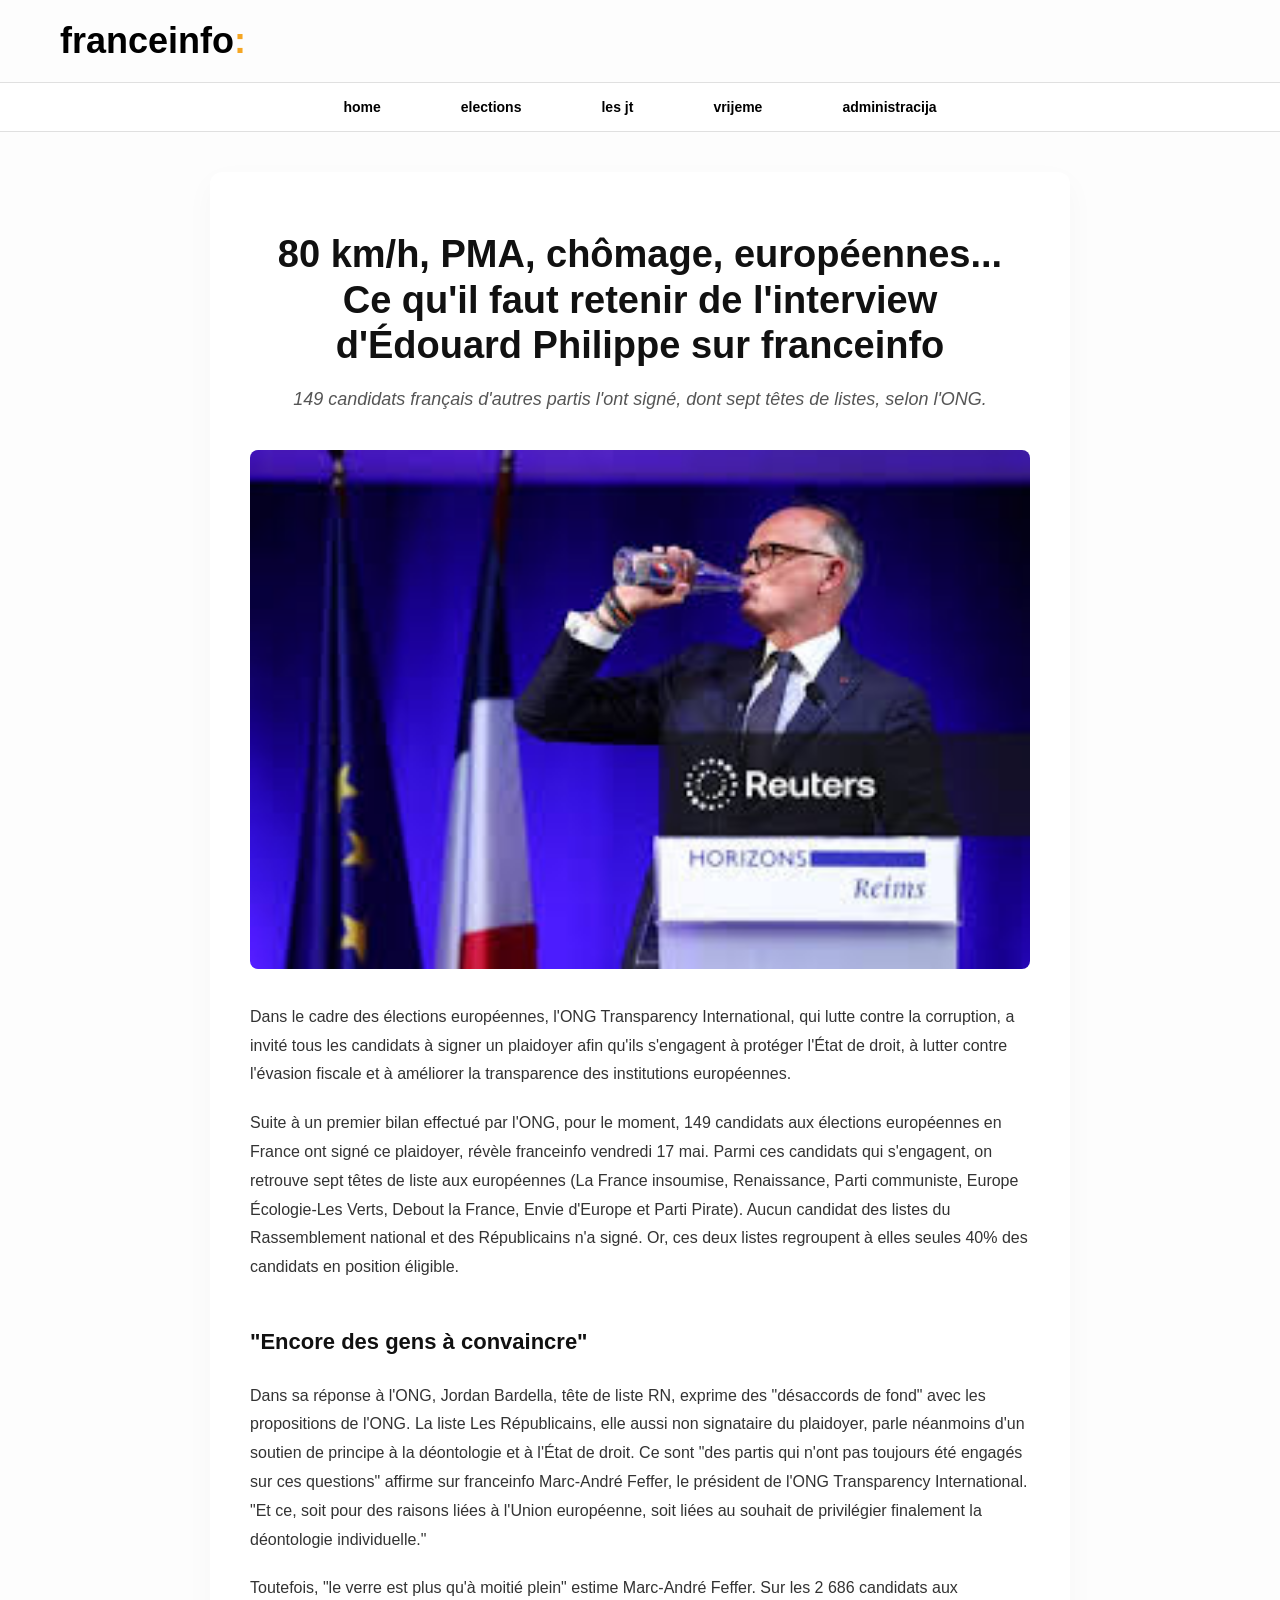
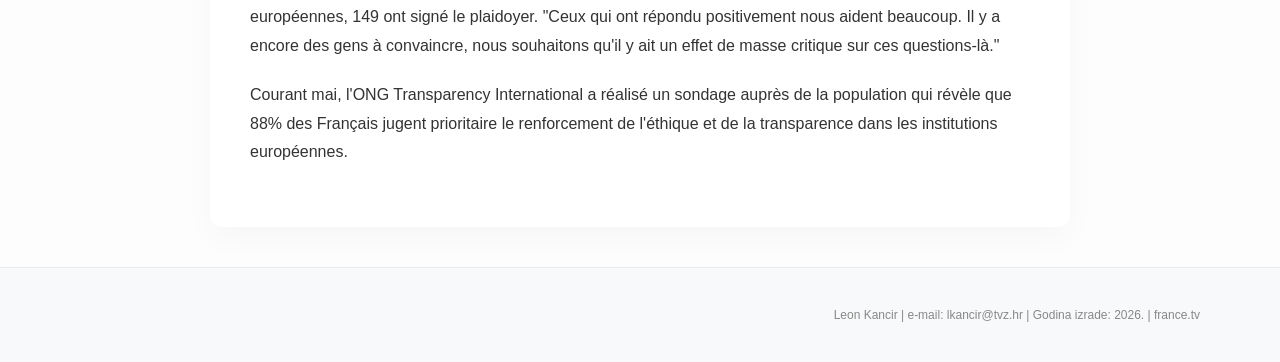
<file: clanci/clanak5.html>
<!DOCTYPE html>
<html lang="hr">
<head>
    <meta charset="UTF-8">
    <meta name="viewport" content="width=device-width, initial-scale=1.0">
    <title>FranceInfo - Članak 5</title>
    <link rel="stylesheet" href="../style.css">
</head>
<body>
<header>
    <div class="logo">
        franceinfo<span>:</span>
    </div>
</header>
<nav>
    <ul>
        <li><a href="../index.php">home</a></li>
        <li><a href="../elections.html">elections</a></li>
        <li><a href="../lesjt.html">les jt</a></li>
        <li><a href="../vrijeme.php">vrijeme</a></li>
        <li><a href="../unos.php">administracija</a></li>
    </ul>
</nav>
<main class="clanak-main">
    <article class="glavni-clanak">
        <header class="clanak-header">
            <h1>80 km/h, PMA, chômage, européennes... Ce qu'il faut retenir de l'interview d'Édouard Philippe sur franceinfo</h1>
            <p class="podnaslov">149 candidats français d'autres partis l'ont signé, dont sept têtes de listes, selon l'ONG.</p>
        </header>
        
        <figure>
            <img src="../foto/fotoclanak5.jpg" alt="">
        </figure>

        <div class="sadrzaj-clanka">
            <p>Dans le cadre des élections européennes, l'ONG Transparency International, qui lutte contre la corruption, a invité tous les candidats à signer un plaidoyer afin qu'ils s'engagent à protéger l'État de droit, à lutter contre l'évasion fiscale et à améliorer la transparence des institutions européennes.</p>
            <p>Suite à un premier bilan effectué par l'ONG, pour le moment, 149 candidats aux élections européennes en France ont signé ce plaidoyer, révèle franceinfo vendredi 17 mai. Parmi ces candidats qui s'engagent, on retrouve sept têtes de liste aux européennes (La France insoumise, Renaissance, Parti communiste, Europe Écologie-Les Verts, Debout la France, Envie d'Europe et Parti Pirate). Aucun candidat des listes du Rassemblement national et des Républicains n'a signé. Or, ces deux listes regroupent à elles seules 40% des candidats en position éligible.</p>
            <h2>"Encore des gens à convaincre"</h2>
            <p>Dans sa réponse à l'ONG, Jordan Bardella, tête de liste RN, exprime des "désaccords de fond" avec les propositions de l'ONG. La liste Les Républicains, elle aussi non signataire du plaidoyer, parle néanmoins d'un soutien de principe à la déontologie et à l'État de droit. Ce sont "des partis qui n'ont pas toujours été engagés sur ces questions" affirme sur franceinfo Marc-André Feffer, le président de l'ONG Transparency International. "Et ce, soit pour des raisons liées à l'Union européenne, soit liées au souhait de privilégier finalement la déontologie individuelle."</p>
            <p>Toutefois, "le verre est plus qu'à moitié plein" estime Marc-André Feffer. Sur les 2 686 candidats aux européennes, 149 ont signé le plaidoyer. "Ceux qui ont répondu positivement nous aident beaucoup. Il y a encore des gens à convaincre, nous souhaitons qu'il y ait un effet de masse critique sur ces questions-là."</p>
            <p>Courant mai, l'ONG Transparency International a réalisé un sondage auprès de la population qui révèle que 88% des Français jugent prioritaire le renforcement de l'éthique et de la transparence dans les institutions européennes.</p>
        </div>
    </article>
</main>
<footer>
    <p>
        Leon Kancir | e-mail: lkancir@tvz.hr | Godina izrade: 2026. | france.tv
    </p>
</footer>
</body>
</html>
</file>
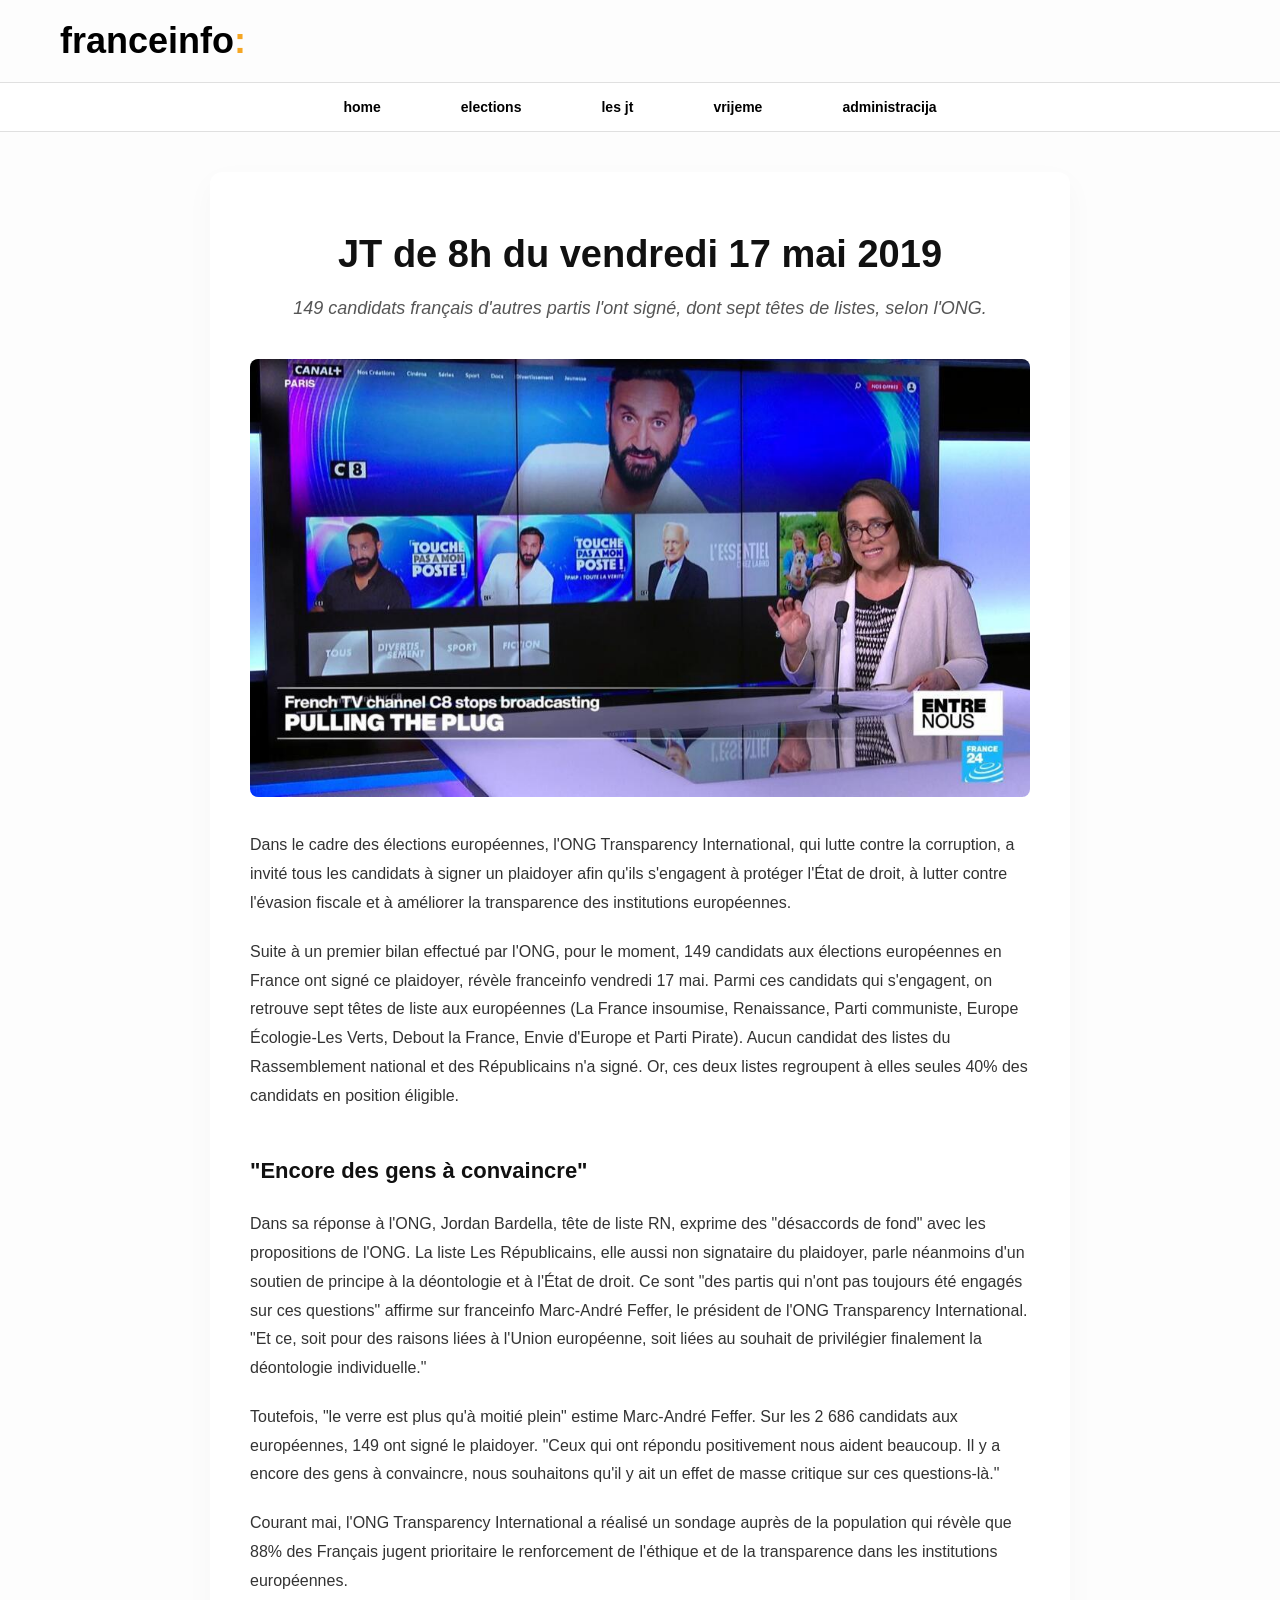
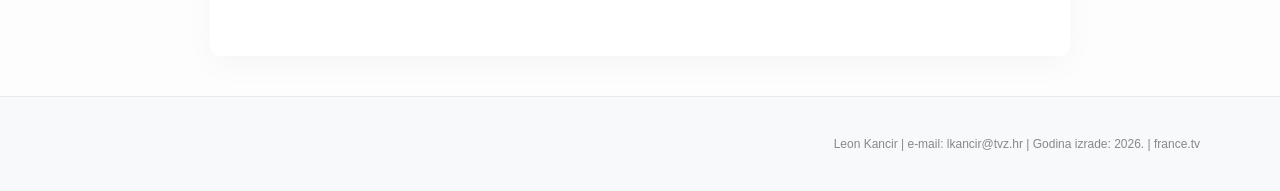
<file: clanci/clanak6.html>
<!DOCTYPE html>
<html lang="hr">
<head>
    <meta charset="UTF-8">
    <meta name="viewport" content="width=device-width, initial-scale=1.0">
    <title>FranceInfo - Članak 6</title>
    <link rel="stylesheet" href="../style.css">
</head>
<body>
<header>
    <div class="logo">
        franceinfo<span>:</span>
    </div>
</header>
<nav>
    <ul>
        <li><a href="../index.php">home</a></li>
        <li><a href="../elections.html">elections</a></li>
        <li><a href="../lesjt.html">les jt</a></li>
        <li><a href="../vrijeme.php">vrijeme</a></li>
        <li><a href="../unos.php">administracija</a></li>
    </ul>
</nav>
<main class="clanak-main">
    <article class="glavni-clanak">
        <header class="clanak-header">
            <h1>JT de 8h du vendredi 17 mai 2019</h1>
            <p class="podnaslov">149 candidats français d'autres partis l'ont signé, dont sept têtes de listes, selon l'ONG.</p>
        </header>
        
        <figure>
            <img src="../foto/fotoclanak6.jpg" alt="">
        </figure>

        <div class="sadrzaj-clanka">
            <p>Dans le cadre des élections européennes, l'ONG Transparency International, qui lutte contre la corruption, a invité tous les candidats à signer un plaidoyer afin qu'ils s'engagent à protéger l'État de droit, à lutter contre l'évasion fiscale et à améliorer la transparence des institutions européennes.</p>
            <p>Suite à un premier bilan effectué par l'ONG, pour le moment, 149 candidats aux élections européennes en France ont signé ce plaidoyer, révèle franceinfo vendredi 17 mai. Parmi ces candidats qui s'engagent, on retrouve sept têtes de liste aux européennes (La France insoumise, Renaissance, Parti communiste, Europe Écologie-Les Verts, Debout la France, Envie d'Europe et Parti Pirate). Aucun candidat des listes du Rassemblement national et des Républicains n'a signé. Or, ces deux listes regroupent à elles seules 40% des candidats en position éligible.</p>
            <h2>"Encore des gens à convaincre"</h2>
            <p>Dans sa réponse à l'ONG, Jordan Bardella, tête de liste RN, exprime des "désaccords de fond" avec les propositions de l'ONG. La liste Les Républicains, elle aussi non signataire du plaidoyer, parle néanmoins d'un soutien de principe à la déontologie et à l'État de droit. Ce sont "des partis qui n'ont pas toujours été engagés sur ces questions" affirme sur franceinfo Marc-André Feffer, le président de l'ONG Transparency International. "Et ce, soit pour des raisons liées à l'Union européenne, soit liées au souhait de privilégier finalement la déontologie individuelle."</p>
            <p>Toutefois, "le verre est plus qu'à moitié plein" estime Marc-André Feffer. Sur les 2 686 candidats aux européennes, 149 ont signé le plaidoyer. "Ceux qui ont répondu positivement nous aident beaucoup. Il y a encore des gens à convaincre, nous souhaitons qu'il y ait un effet de masse critique sur ces questions-là."</p>
            <p>Courant mai, l'ONG Transparency International a réalisé un sondage auprès de la population qui révèle que 88% des Français jugent prioritaire le renforcement de l'éthique et de la transparence dans les institutions européennes.</p>
        </div>
    </article>
</main>
<footer>
    <p>
        Leon Kancir | e-mail: lkancir@tvz.hr | Godina izrade: 2026. | france.tv
    </p>
</footer>
</body>
</html>
</file>
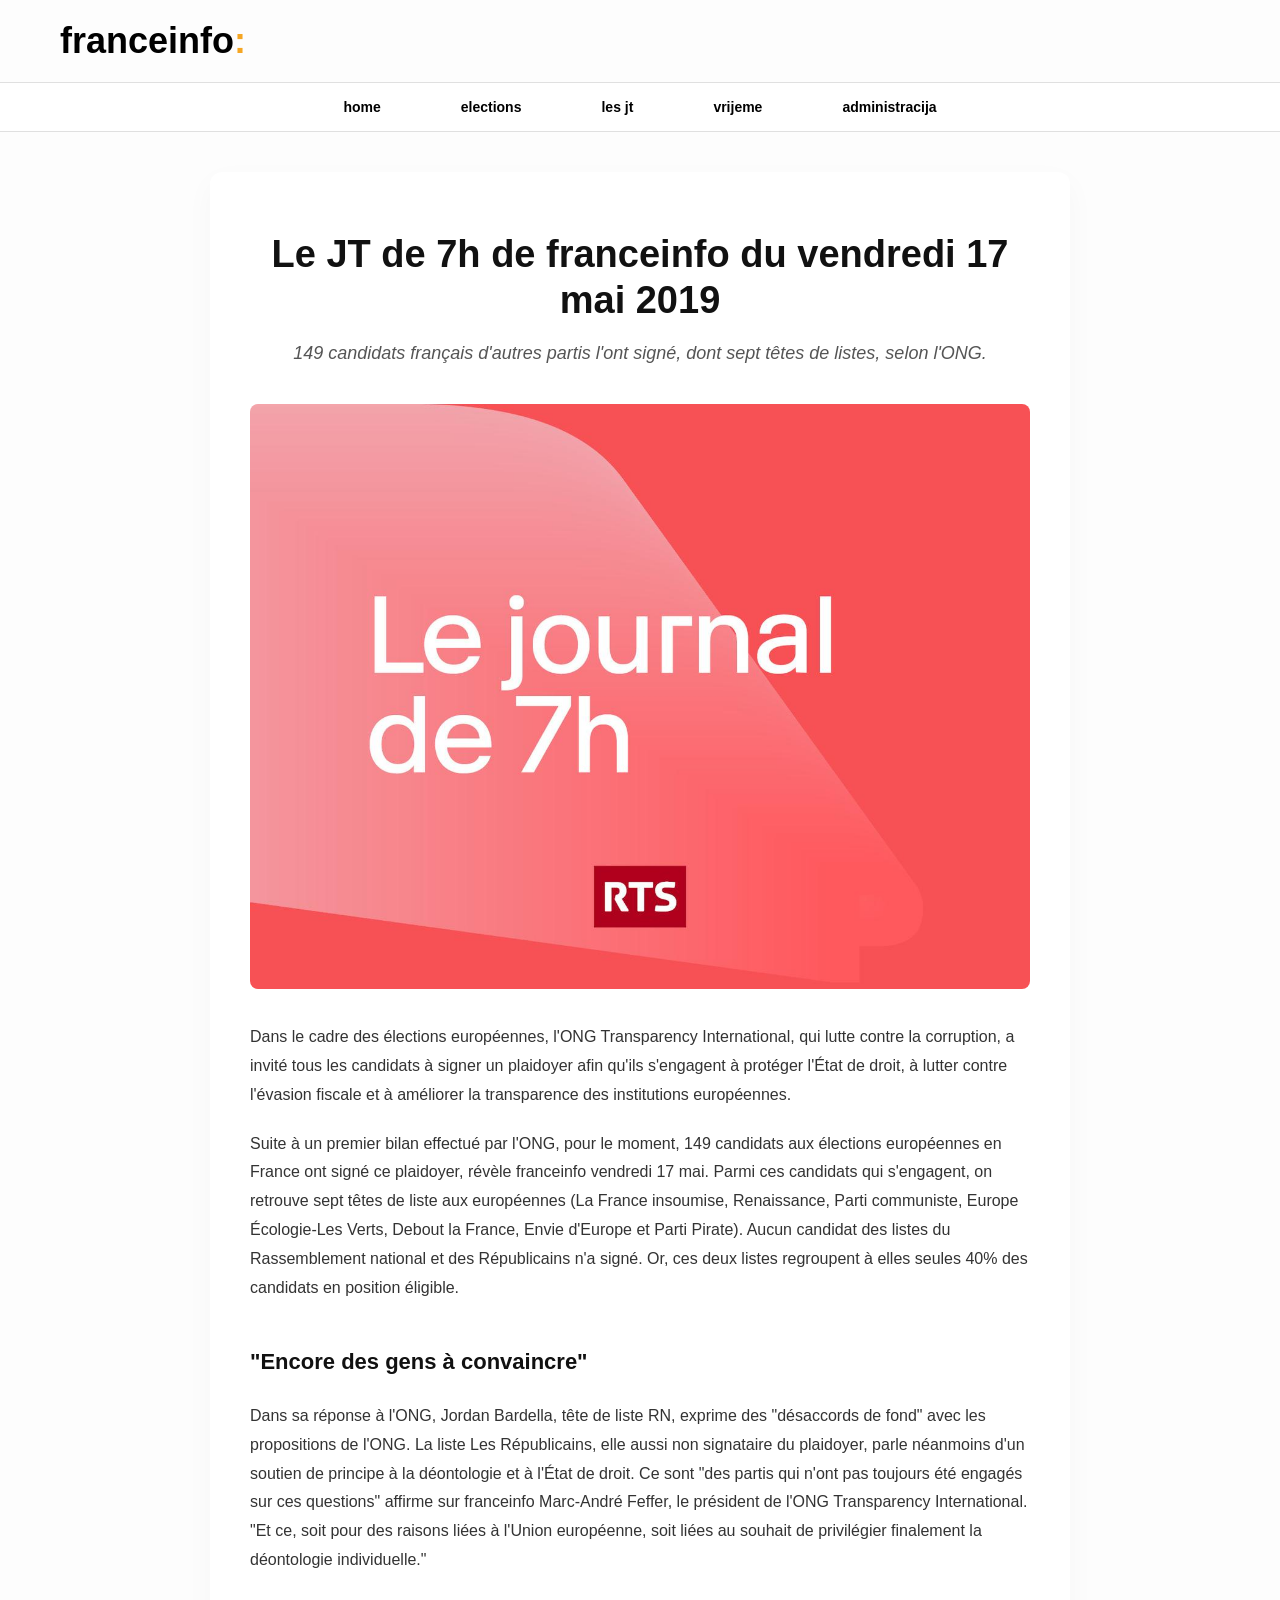
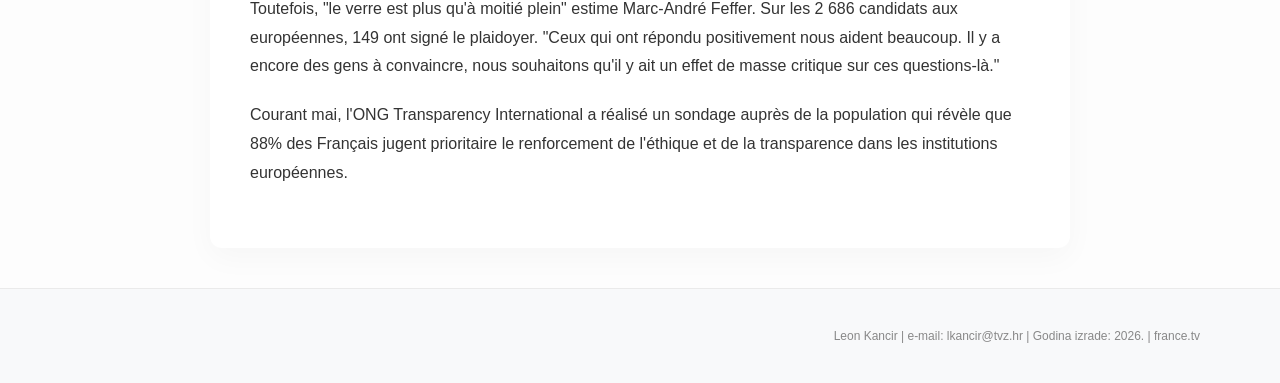
<file: clanci/clanak7.html>
<!DOCTYPE html>
<html lang="hr">
<head>
    <meta charset="UTF-8">
    <meta name="viewport" content="width=device-width, initial-scale=1.0">
    <title>FranceInfo - Članak 7</title>
    <link rel="stylesheet" href="../style.css">
</head>
<body>
<header>
    <div class="logo">
        franceinfo<span>:</span>
    </div>
</header>
<nav>
    <ul>
        <li><a href="../index.php">home</a></li>
        <li><a href="../elections.html">elections</a></li>
        <li><a href="../lesjt.html">les jt</a></li>
        <li><a href="../vrijeme.php">vrijeme</a></li>
        <li><a href="../unos.php">administracija</a></li>
    </ul>
</nav>
<main class="clanak-main">
    <article class="glavni-clanak">
        <header class="clanak-header">
            <h1>Le JT de 7h de franceinfo du vendredi 17 mai 2019</h1>
            <p class="podnaslov">149 candidats français d'autres partis l'ont signé, dont sept têtes de listes, selon l'ONG.</p>
        </header>
        
        <figure>
            <img src="../foto/fotoclanak7.jpg" alt="">
        </figure>

        <div class="sadrzaj-clanka">
            <p>Dans le cadre des élections européennes, l'ONG Transparency International, qui lutte contre la corruption, a invité tous les candidats à signer un plaidoyer afin qu'ils s'engagent à protéger l'État de droit, à lutter contre l'évasion fiscale et à améliorer la transparence des institutions européennes.</p>
            <p>Suite à un premier bilan effectué par l'ONG, pour le moment, 149 candidats aux élections européennes en France ont signé ce plaidoyer, révèle franceinfo vendredi 17 mai. Parmi ces candidats qui s'engagent, on retrouve sept têtes de liste aux européennes (La France insoumise, Renaissance, Parti communiste, Europe Écologie-Les Verts, Debout la France, Envie d'Europe et Parti Pirate). Aucun candidat des listes du Rassemblement national et des Républicains n'a signé. Or, ces deux listes regroupent à elles seules 40% des candidats en position éligible.</p>
            <h2>"Encore des gens à convaincre"</h2>
            <p>Dans sa réponse à l'ONG, Jordan Bardella, tête de liste RN, exprime des "désaccords de fond" avec les propositions de l'ONG. La liste Les Républicains, elle aussi non signataire du plaidoyer, parle néanmoins d'un soutien de principe à la déontologie et à l'État de droit. Ce sont "des partis qui n'ont pas toujours été engagés sur ces questions" affirme sur franceinfo Marc-André Feffer, le président de l'ONG Transparency International. "Et ce, soit pour des raisons liées à l'Union européenne, soit liées au souhait de privilégier finalement la déontologie individuelle."</p>
            <p>Toutefois, "le verre est plus qu'à moitié plein" estime Marc-André Feffer. Sur les 2 686 candidats aux européennes, 149 ont signé le plaidoyer. "Ceux qui ont répondu positivement nous aident beaucoup. Il y a encore des gens à convaincre, nous souhaitons qu'il y ait un effet de masse critique sur ces questions-là."</p>
            <p>Courant mai, l'ONG Transparency International a réalisé un sondage auprès de la population qui révèle que 88% des Français jugent prioritaire le renforcement de l'éthique et de la transparence dans les institutions européennes.</p>
        </div>
    </article>
</main>
<footer>
    <p>
        Leon Kancir | e-mail: lkancir@tvz.hr | Godina izrade: 2026. | france.tv
    </p>
</footer>
</body>
</html>
</file>
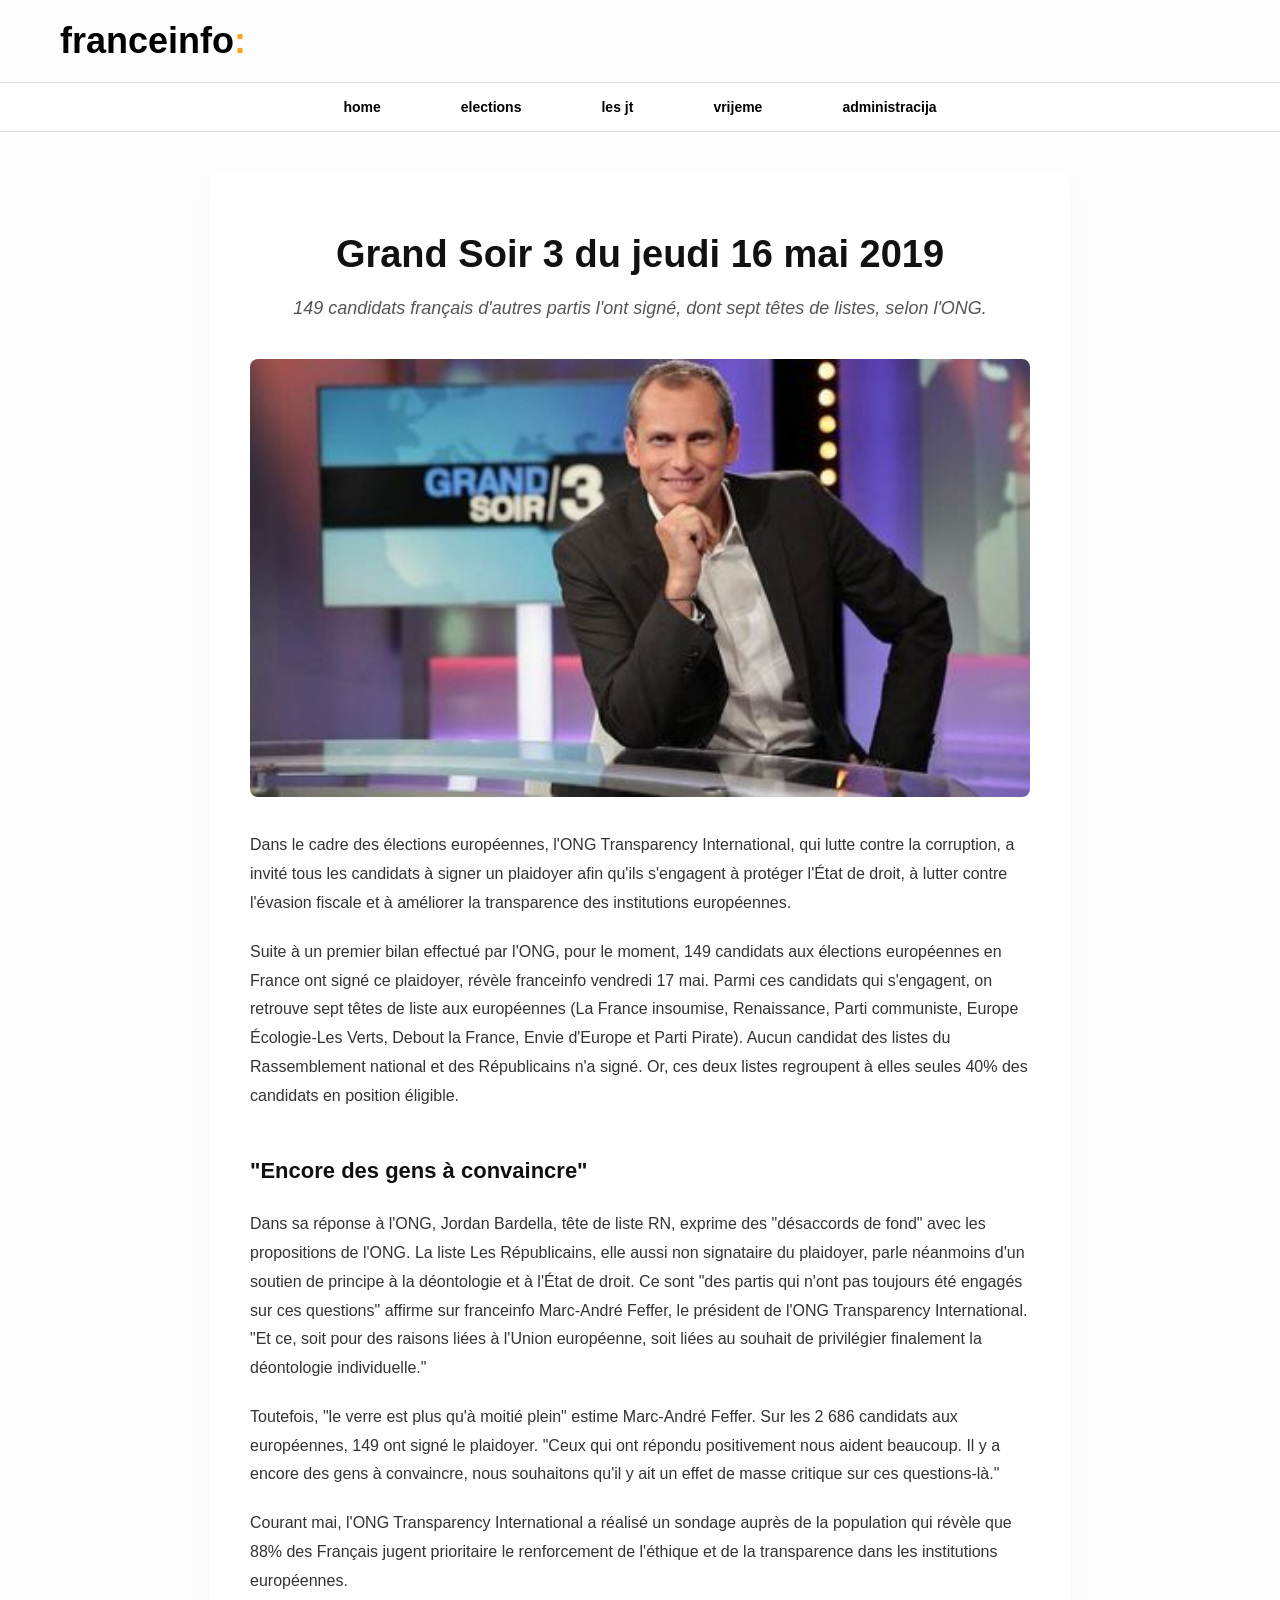
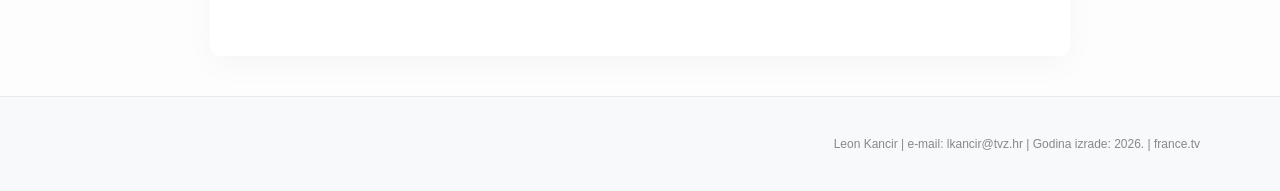
<file: clanci/clanak8.html>
<!DOCTYPE html>
<html lang="hr">
<head>
    <meta charset="UTF-8">
    <meta name="viewport" content="width=device-width, initial-scale=1.0">
    <title>FranceInfo - Članak 8</title>
    <link rel="stylesheet" href="../style.css">
</head>
<body>
<header>
    <div class="logo">
        franceinfo<span>:</span>
    </div>
</header>
<nav>
    <ul>
        <li><a href="../index.php">home</a></li>
        <li><a href="../elections.html">elections</a></li>
        <li><a href="../lesjt.html">les jt</a></li>
        <li><a href="../vrijeme.php">vrijeme</a></li>
        <li><a href="../unos.php">administracija</a></li>
    </ul>
</nav>
<main class="clanak-main">
    <article class="glavni-clanak">
        <header class="clanak-header">
            <h1>Grand Soir 3 du jeudi 16 mai 2019</h1>
            <p class="podnaslov">149 candidats français d'autres partis l'ont signé, dont sept têtes de listes, selon l'ONG.</p>
        </header>
        
        <figure>
            <img src="../foto/fotoclanak8.jpg" alt="">
        </figure>

        <div class="sadrzaj-clanka">
            <p>Dans le cadre des élections européennes, l'ONG Transparency International, qui lutte contre la corruption, a invité tous les candidats à signer un plaidoyer afin qu'ils s'engagent à protéger l'État de droit, à lutter contre l'évasion fiscale et à améliorer la transparence des institutions européennes.</p>
            <p>Suite à un premier bilan effectué par l'ONG, pour le moment, 149 candidats aux élections européennes en France ont signé ce plaidoyer, révèle franceinfo vendredi 17 mai. Parmi ces candidats qui s'engagent, on retrouve sept têtes de liste aux européennes (La France insoumise, Renaissance, Parti communiste, Europe Écologie-Les Verts, Debout la France, Envie d'Europe et Parti Pirate). Aucun candidat des listes du Rassemblement national et des Républicains n'a signé. Or, ces deux listes regroupent à elles seules 40% des candidats en position éligible.</p>
            <h2>"Encore des gens à convaincre"</h2>
            <p>Dans sa réponse à l'ONG, Jordan Bardella, tête de liste RN, exprime des "désaccords de fond" avec les propositions de l'ONG. La liste Les Républicains, elle aussi non signataire du plaidoyer, parle néanmoins d'un soutien de principe à la déontologie et à l'État de droit. Ce sont "des partis qui n'ont pas toujours été engagés sur ces questions" affirme sur franceinfo Marc-André Feffer, le président de l'ONG Transparency International. "Et ce, soit pour des raisons liées à l'Union européenne, soit liées au souhait de privilégier finalement la déontologie individuelle."</p>
            <p>Toutefois, "le verre est plus qu'à moitié plein" estime Marc-André Feffer. Sur les 2 686 candidats aux européennes, 149 ont signé le plaidoyer. "Ceux qui ont répondu positivement nous aident beaucoup. Il y a encore des gens à convaincre, nous souhaitons qu'il y ait un effet de masse critique sur ces questions-là."</p>
            <p>Courant mai, l'ONG Transparency International a réalisé un sondage auprès de la population qui révèle que 88% des Français jugent prioritaire le renforcement de l'éthique et de la transparence dans les institutions européennes.</p>
        </div>
    </article>
</main>
<footer>
    <p>
        Leon Kancir | e-mail: lkancir@tvz.hr | Godina izrade: 2026. | france.tv
    </p>
</footer>
</body>
</html>
</file>
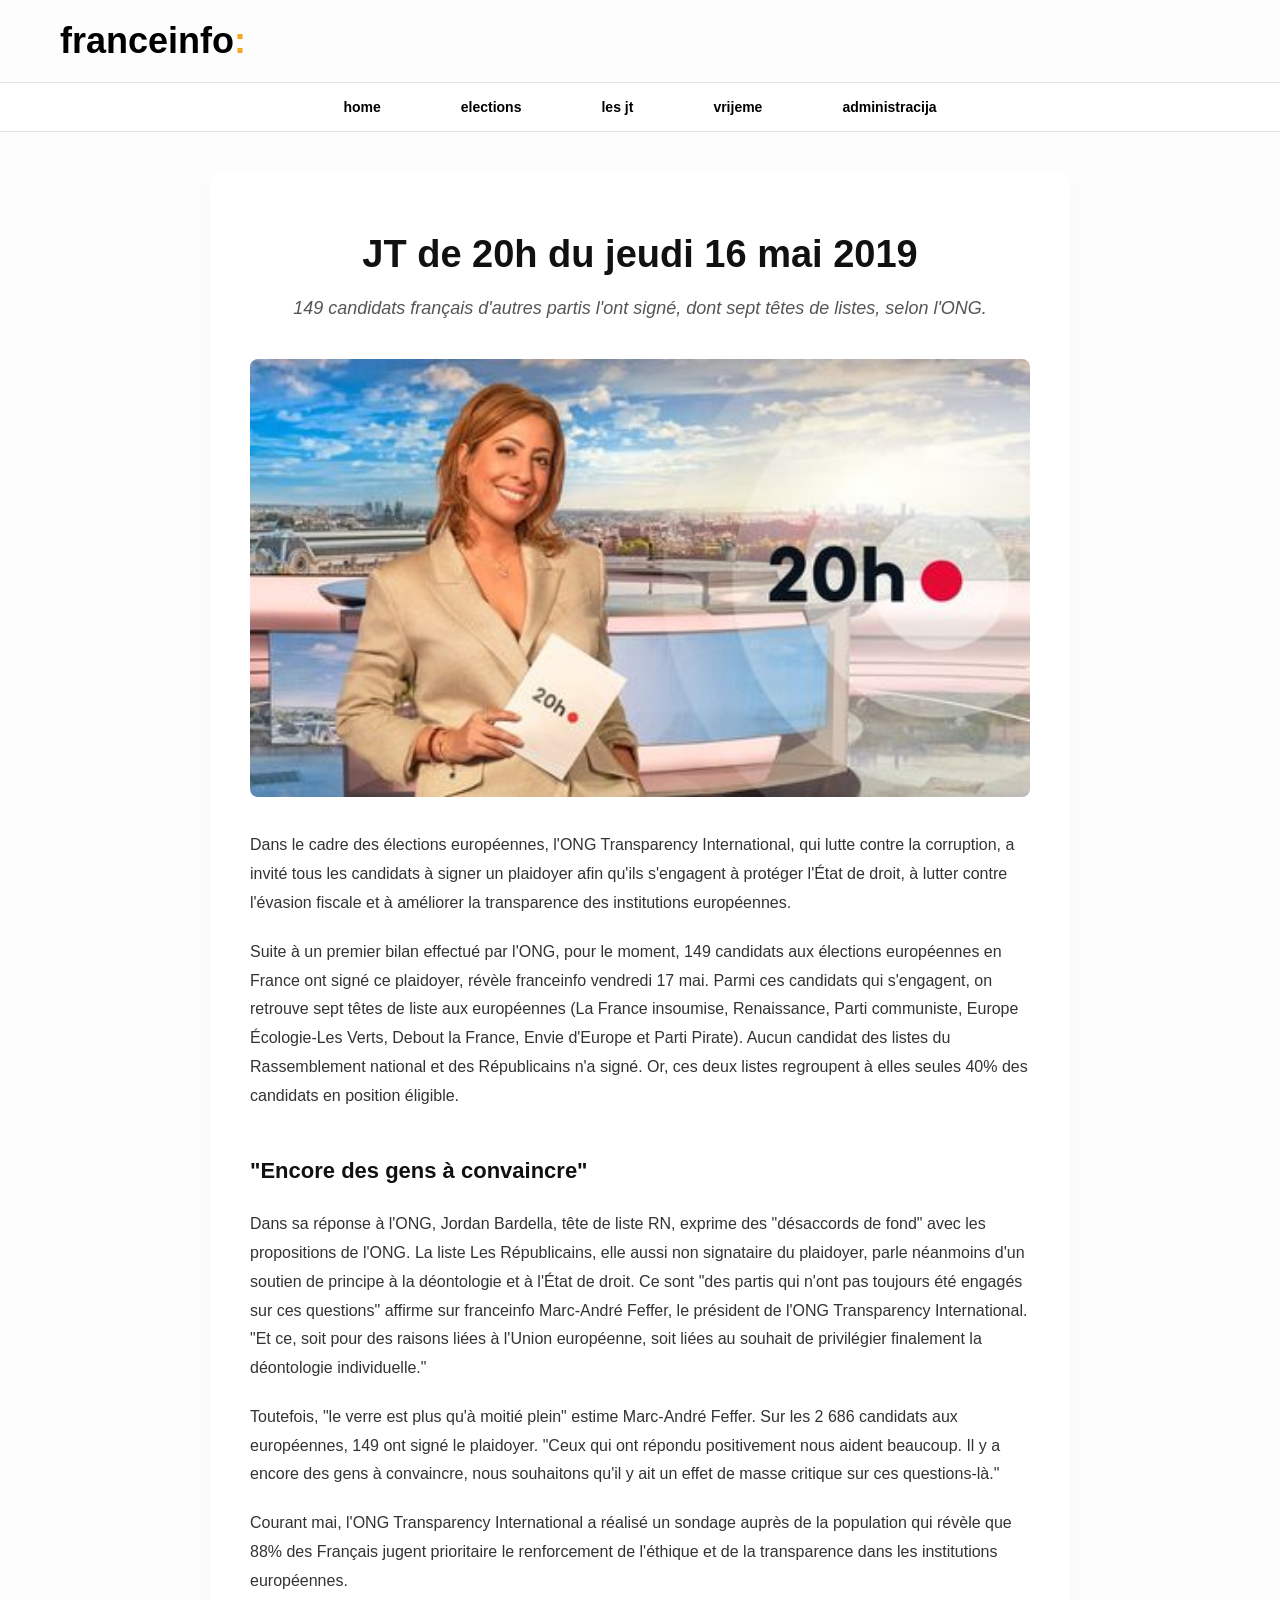
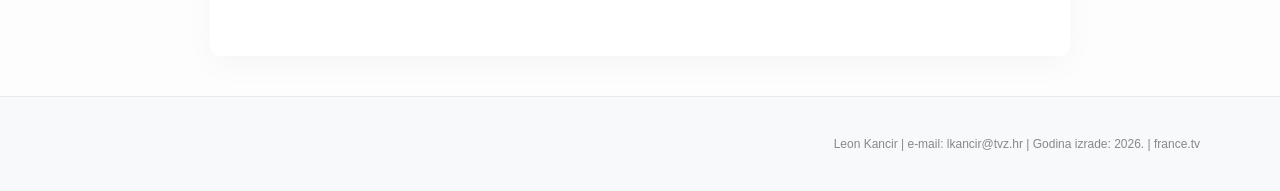
<file: clanci/clanak9.html>
<!DOCTYPE html>
<html lang="hr">
<head>
    <meta charset="UTF-8">
    <meta name="viewport" content="width=device-width, initial-scale=1.0">
    <title>FranceInfo - Članak 9</title>
    <link rel="stylesheet" href="../style.css">
</head>
<body>
<header>
    <div class="logo">
        franceinfo<span>:</span>
    </div>
</header>
<nav>
    <ul>
        <li><a href="../index.php">home</a></li>
        <li><a href="../elections.html">elections</a></li>
        <li><a href="../lesjt.html">les jt</a></li>
        <li><a href="../vrijeme.php">vrijeme</a></li>
        <li><a href="../unos.php">administracija</a></li>
    </ul>
</nav>
<main class="clanak-main">
    <article class="glavni-clanak">
        <header class="clanak-header">
            <h1>JT de 20h du jeudi 16 mai 2019</h1>
            <p class="podnaslov">149 candidats français d'autres partis l'ont signé, dont sept têtes de listes, selon l'ONG.</p>
        </header>
        
        <figure>
            <img src="../foto/fotoclanak9.jpg" alt="">
        </figure>

        <div class="sadrzaj-clanka">
            <p>Dans le cadre des élections européennes, l'ONG Transparency International, qui lutte contre la corruption, a invité tous les candidats à signer un plaidoyer afin qu'ils s'engagent à protéger l'État de droit, à lutter contre l'évasion fiscale et à améliorer la transparence des institutions européennes.</p>
            <p>Suite à un premier bilan effectué par l'ONG, pour le moment, 149 candidats aux élections européennes en France ont signé ce plaidoyer, révèle franceinfo vendredi 17 mai. Parmi ces candidats qui s'engagent, on retrouve sept têtes de liste aux européennes (La France insoumise, Renaissance, Parti communiste, Europe Écologie-Les Verts, Debout la France, Envie d'Europe et Parti Pirate). Aucun candidat des listes du Rassemblement national et des Républicains n'a signé. Or, ces deux listes regroupent à elles seules 40% des candidats en position éligible.</p>
            <h2>"Encore des gens à convaincre"</h2>
            <p>Dans sa réponse à l'ONG, Jordan Bardella, tête de liste RN, exprime des "désaccords de fond" avec les propositions de l'ONG. La liste Les Républicains, elle aussi non signataire du plaidoyer, parle néanmoins d'un soutien de principe à la déontologie et à l'État de droit. Ce sont "des partis qui n'ont pas toujours été engagés sur ces questions" affirme sur franceinfo Marc-André Feffer, le président de l'ONG Transparency International. "Et ce, soit pour des raisons liées à l'Union européenne, soit liées au souhait de privilégier finalement la déontologie individuelle."</p>
            <p>Toutefois, "le verre est plus qu'à moitié plein" estime Marc-André Feffer. Sur les 2 686 candidats aux européennes, 149 ont signé le plaidoyer. "Ceux qui ont répondu positivement nous aident beaucoup. Il y a encore des gens à convaincre, nous souhaitons qu'il y ait un effet de masse critique sur ces questions-là."</p>
            <p>Courant mai, l'ONG Transparency International a réalisé un sondage auprès de la population qui révèle que 88% des Français jugent prioritaire le renforcement de l'éthique et de la transparence dans les institutions européennes.</p>
        </div>
    </article>
</main>
<footer>
    <p>
        Leon Kancir | e-mail: lkancir@tvz.hr | Godina izrade: 2026. | france.tv
    </p>
</footer>
</body>
</html>
</file>
<file: style.css>
* {
    box-sizing: border-box;
    margin: 0;
    padding: 0;
    font-family: 'Segoe UI', Tahoma, Geneva, Verdana, sans-serif;
}

html, body {
    min-height: 100vh;
}

body {
    background-color: #fdfdfd;
    color: #333333;
    display: flex;
    flex-direction: column;
    overflow-x: hidden;
}

header {
    max-width: 1200px;
    margin: 0 auto;
    padding: 20px 20px 0 20px;
    text-align: left;
    width: 100%;
}

.logo {
    font-size: 36px;
    font-weight: bold;
    margin-bottom: 20px;
    color: #000;
}

.logo span {
    color: #f5a623;
}

nav {
    border-top: 1px solid #e0e0e0;
    border-bottom: 1px solid #e0e0e0;
    width: 100%;
    background-color: #ffffff;
}

nav ul {
    list-style-type: none;
    display: flex;
    justify-content: center;
    gap: 80px;
    padding: 15px 20px;
    flex-wrap: wrap;
}

nav ul li a {
    text-decoration: none;
    color: #000;
    font-weight: bold;
    text-transform: lowercase;
    font-size: 14px;
    transition: color 0.3s;
}

nav ul li a:hover {
    color: #f5a623;
}

main {
    max-width: 1200px;
    margin: 0 auto;
    padding: 40px 20px;
    flex: 1;
    width: 100%;
}

.kategorija {
    position: relative;
    margin-bottom: 50px;
    padding-bottom: 50px;
}

.kategorija:not(:last-of-type)::after {
    content: "";
    position: absolute;
    bottom: 0;
    left: 50%;
    transform: translateX(-50%);
    width: 100vw;
    height: 1px;
    background-color: #e0e0e0;
}

.kategorija:last-of-type {
    padding-bottom: 0;
}

.kategorija h1 {
    text-transform: uppercase;
    font-size: 18px;
    margin-bottom: 20px;
    color: #000;
}

.vijesti {
    display: grid;
    gap: 20px;
}

#elections .vijesti {
    grid-template-columns: repeat(5, 1fr);
}

#les-jt .vijesti {
    grid-template-columns: repeat(4, 1fr);
}

.kartica {
    transition: transform 0.2s ease, box-shadow 0.2s ease;
}

.kartica:hover {
    transform: translateY(-5px);
}

.kartica img {
    width: 100%;
    aspect-ratio: 16 / 9;
    object-fit: cover;
    display: block;
    margin-bottom: 10px;
    border-radius: 4px;
}

.kartica a {
    text-decoration: none;
    color: #000;
    font-size: 13px;
    line-height: 1.4;
    font-weight: bold;
    display: block;
}

.clanak-main {
    max-width: 900px;
}

.glavni-clanak {
    margin: 0 auto;
    background: #ffffff;
    padding: 40px;
    border-radius: 12px;
    box-shadow: 0 10px 30px rgba(0,0,0,0.03);
}

.kategorija-tag {
    color: #f5a623;
    text-transform: uppercase;
    margin-bottom: 15px;
    font-size: 13px;
    letter-spacing: 1px;
}

.clanak-header {
    text-align: center;
    margin-bottom: 40px;
}

.clanak-header h1 {
    font-size: 38px;
    margin-bottom: 20px;
    line-height: 1.2;
    color: #111;
}

.podnaslov {
    font-size: 18px;
    color: #555;
    font-weight: 400;
    margin-bottom: 20px;
    font-style: italic;
}

figure img {
    width: 100%;
    height: auto;
    margin-bottom: 30px;
    border-radius: 8px;
}

.sadrzaj-clanka {
    font-size: 16px;
    line-height: 1.8;
    color: #333;
}

.sadrzaj-clanka h2 {
    margin: 40px 0 20px 0;
    font-size: 22px;
    color: #111;
}

.sadrzaj-clanka p {
    margin-bottom: 20px;
}

.forma-kontejner {
    max-width: 650px;
    margin: 60px auto;
    background-color: #ffffff;
    padding: 50px;
    border: 1px solid #f0f0f0;
    border-radius: 16px;
    box-shadow: 0 20px 40px rgba(0,0,0,0.06);
}

.form-item {
    margin-bottom: 25px;
}

.form-item label {
    display: block;
    font-weight: 600;
    margin-bottom: 10px;
    font-size: 13px;
    color: #555555;
    text-transform: uppercase;
    letter-spacing: 0.5px;
}

.form-field-textual {
    width: 100%;
    padding: 14px 16px;
    border: 1px solid #d1d5db;
    border-radius: 8px;
    font-size: 15px;
    font-family: inherit;
    background-color: #fdfdfd;
    transition: all 0.3s ease;
}

.form-field-textual:focus {
    outline: none;
    border-color: #f5a623;
    background-color: #ffffff;
    box-shadow: 0 0 0 4px rgba(245, 166, 35, 0.15);
}

textarea.form-field-textual {
    resize: vertical;
}

.input-text {
    font-size: 14px;
    padding: 10px 0;
    width: 100%;
}

input[type="file"]::file-selector-button {
    padding: 8px 16px;
    border-radius: 6px;
    border: 1px solid #d1d5db;
    background-color: #f3f4f6;
    color: #374151;
    font-weight: 600;
    cursor: pointer;
    transition: background-color 0.2s;
    margin-right: 15px;
}

input[type="file"]::file-selector-button:hover {
    background-color: #e5e7eb;
}

.gumbi {
    display: flex;
    justify-content: flex-end;
    gap: 15px;
    margin-top: 40px;
    padding-top: 30px;
    border-top: 1px solid #f0f0f0;
}

button {
    padding: 12px 30px;
    background-color: #f5a623;
    color: #ffffff;
    border: none;
    border-radius: 8px;
    font-weight: 700;
    cursor: pointer;
    text-transform: uppercase;
    font-size: 13px;
    letter-spacing: 1px;
    transition: all 0.3s ease;
}

button:hover {
    background-color: #df9116;
    transform: translateY(-2px);
    box-shadow: 0 4px 12px rgba(223, 145, 22, 0.3);
}

button:active {
    transform: translateY(0);
}

button[type="reset"] {
    background-color: #f3f4f6;
    color: #4b5563;
}

button[type="reset"]:hover {
    background-color: #e5e7eb;
    box-shadow: 0 4px 12px rgba(0, 0, 0, 0.05);
}

footer {
    background-color: #f8f9fa;
    text-align: right;
    padding: 40px 80px;
    margin-top: auto;
    font-size: 12px;
    color: #888;
    width: 100%;
    border-top: 1px solid #eaeaea;
}

@media (max-width: 1024px) {
    #elections .vijesti {
        grid-template-columns: repeat(3, 1fr);
    }
    #les-jt .vijesti {
        grid-template-columns: repeat(2, 1fr);
    }
    nav ul {
        gap: 40px;
    }
}

@media (max-width: 768px) {
    #elections .vijesti,
    #les-jt .vijesti {
        grid-template-columns: repeat(2, 1fr);
    }
    .clanak-header h1 {
        font-size: 28px;
    }
    .forma-kontejner {
        padding: 30px;
        margin: 30px auto;
    }
}

@media (max-width: 480px) {
    #elections .vijesti,
    #les-jt .vijesti {
        grid-template-columns: 1fr;
    }
    nav ul {
        gap: 20px;
        flex-direction: column;
        align-items: center;
    }
    footer {
        text-align: center;
        padding: 20px;
    }
    header {
        text-align: center;
    }
    .forma-kontejner {
        padding: 20px;
        border-radius: 12px;
    }
    .gumbi {
        flex-direction: column;
    }
    button {
        width: 100%;
    }
}
</file>
